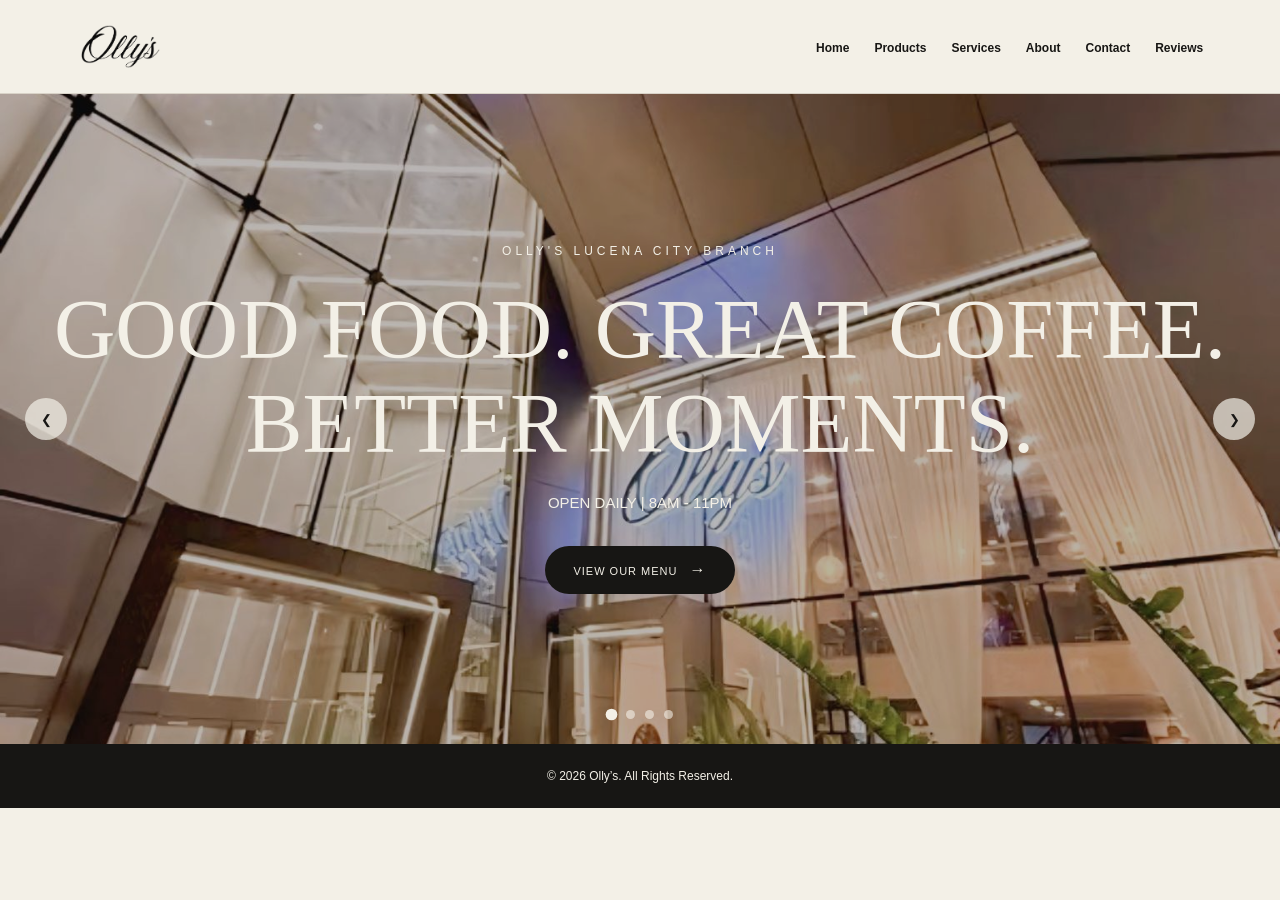
<file: index.html>
<!DOCTYPE html>
<html lang="en">
    <head>
        <meta charset="UTF-8">
        <meta name="viewport" content="width=device-width, initial-scale=1.0">
        <title>Olly's | Lucena City</title>
        <link rel="stylesheet" href="style.css">
    </head>
    <body>

        <!-- Navigation Bar -->
        <header>
            <nav>
                <a href="index.html">
                    <img src="Olly's logo.png" alt="Olly's Logo" class="logo">
                </a>

                <ul>
                    <li><a href="index.html">Home</a></li>
                    <li><a href="products.html">Products</a></li>
                    <li><a href="services.html">Services</a></li>
                    <li><a href="about.html">About</a></li>
                    <li><a href="contact.html">Contact</a></li>
                    <li><a href="reviews.html">Reviews</a></li>
                </ul>
            </nav>
        </header>

        <!-- Home Page Hero Slideshow -->
        <main>

            <section class="hero">

                <!-- Slideshow Images -->
                <div class="hero-slides">

                    <div class="hero-slide active">
                        <img src="home banner.jpg">
                    </div>

                    <div class="hero-slide">
                        <img src="home banner (2).jpg">
                    </div>

                    <div class="hero-slide">
                        <img src="home banner (3).jpg">
                    </div>

                    <div class="hero-slide">
                        <img src="home banner (4).jpg">
                    </div>

                </div>

                <!-- Dark Overlay -->
                <div class="hero-overlay"></div>

                <!-- Hero Text -->
                <div class="hero-content">

                    <p class="subtitle">OLLY'S LUCENA CITY BRANCH</p>

                    <h1>GOOD FOOD. GREAT COFFEE.<br>BETTER MOMENTS.</h1>

                    <p class="description">
                        OPEN DAILY | 8AM - 11PM
                    </p>

                    <a href="products.html" class="shop-button">
                        VIEW OUR MENU <span>→</span>
                    </a>

                </div>

                <!-- Previous and Next Buttons -->
                <button class="slide-arrow prev" aria-label="Previous image">
                    &#10094;
                </button>

                <button class="slide-arrow next" aria-label="Next image">
                    &#10095;
                </button>

                <!-- Slide Indicators -->
                <div class="slide-dots">
                    <button class="dot active" aria-label="Go to slide 1"></button>
                    <button class="dot" aria-label="Go to slide 2"></button>
                    <button class="dot" aria-label="Go to slide 3"></button>
                    <button class="dot" aria-label="Go to slide 4"></button>
                </div>

            </section>

        </main>

        <!-- Footer -->
        <footer>
            <p>&copy; 2026 Olly’s. All Rights Reserved.</p>
        </footer>

        <script src="script.js"></script>
    </body>
</html>
</file>
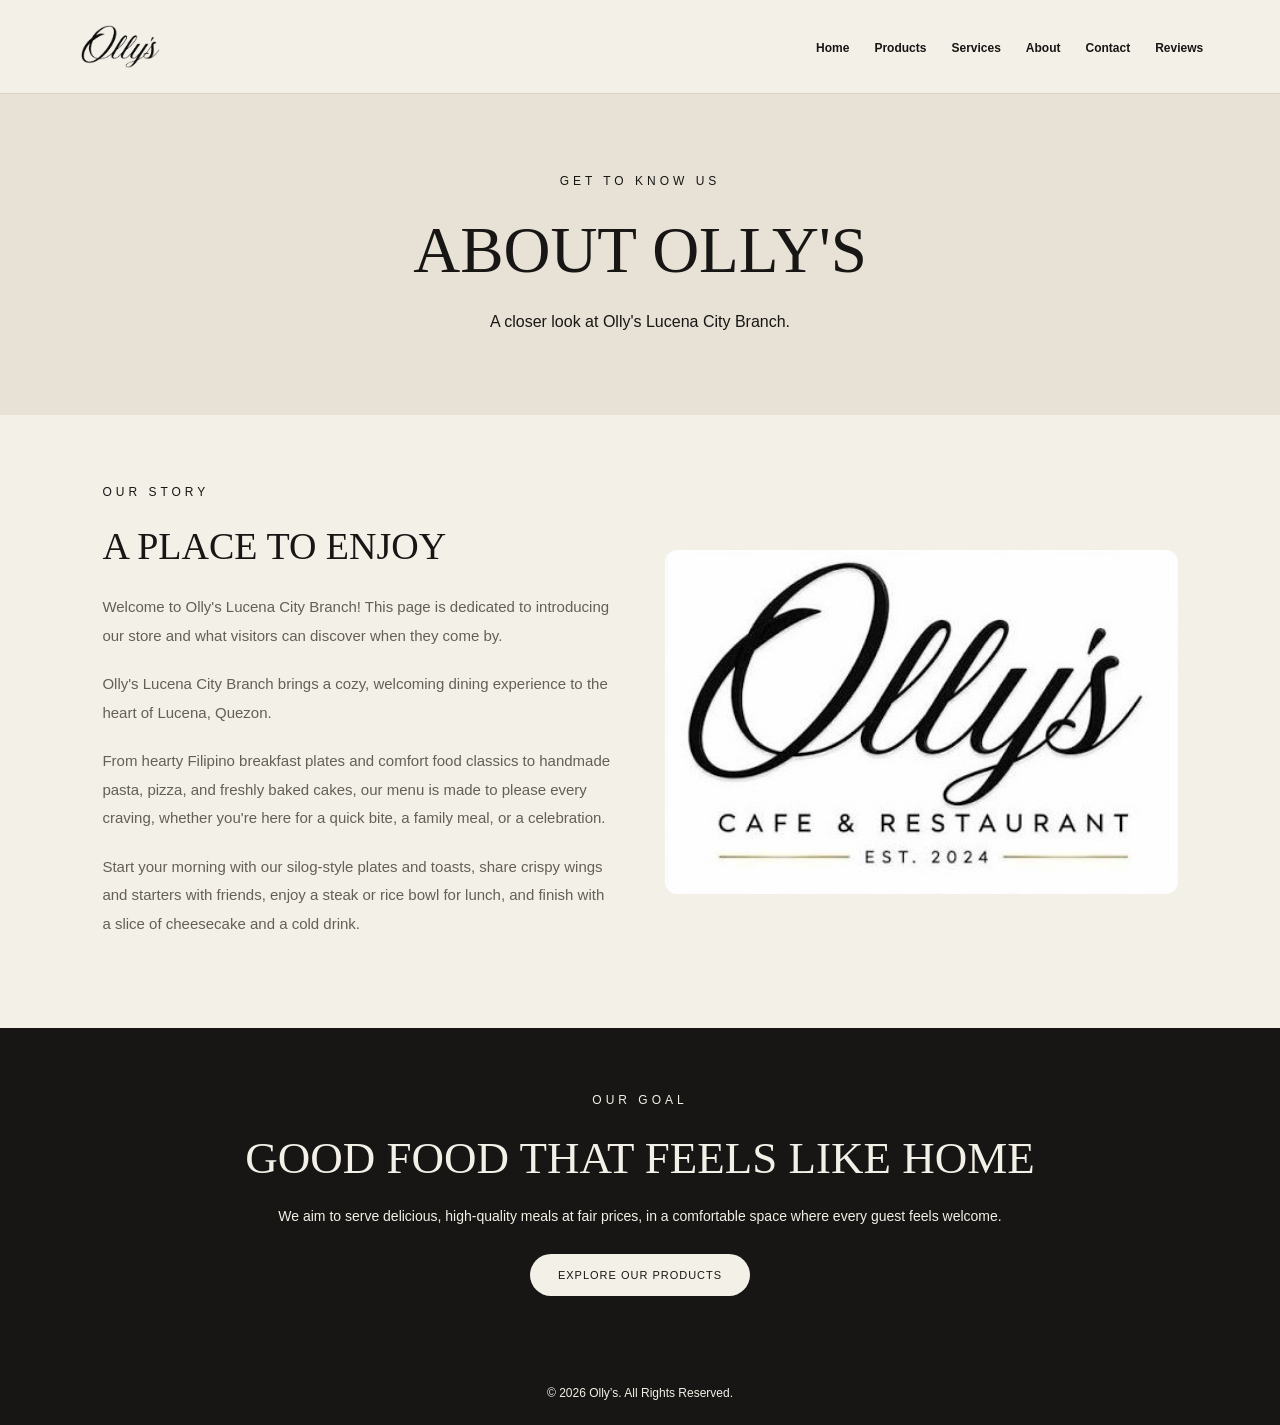
<file: about.html>
<!DOCTYPE html>
<html lang="en">
    <head>
        <meta charset="UTF-8">
        <meta name="viewport" content="width=device-width, initial-scale=1.0">

        <title>About Us | Olly's Lucena</title>

        <link rel="stylesheet" href="style.css">
    </head>
    <body>

        <!-- Navigation Bar -->
        <header>
            <nav>
                <a href="index.html">
                    <img src="Olly's logo.png" alt="Olly's Logo" class="logo">
                </a>

                <ul>
                    <li><a href="index.html">Home</a></li>
                    <li><a href="products.html">Products</a></li>
                    <li><a href="services.html">Services</a></li>
                    <li><a href="about.html">About</a></li>
                    <li><a href="contact.html">Contact</a></li>
                    <li><a href="reviews.html">Reviews</a></li>
                </ul>
            </nav>
        </header>

        <!-- About Page Introduction -->
        <main>
            <section class="about-intro">
                <p class="subtitle">GET TO KNOW US</p>

                <h2>ABOUT OLLY'S</h2>

                <p>
                    A closer look at Olly's Lucena City Branch.
                </p>
            </section>

            <!-- Our Story -->
            <section class="about-story">
                <div class="about-text">
                    <p class="subtitle">OUR STORY</p>

                    <h2>A PLACE TO ENJOY</h2>

                    <p>
                        Welcome to Olly's Lucena City Branch!
                        This page is dedicated to introducing
                        our store and what visitors can discover
                        when they come by.
                    </p>

                    <p>
                        Olly's Lucena City Branch brings a cozy, 
                        welcoming dining experience to the heart 
                        of Lucena, Quezon.
                    </p>

                    <p>
                        From hearty Filipino breakfast plates and 
                        comfort food classics to handmade pasta, pizza, 
                        and freshly baked cakes, our menu is made to 
                        please every craving, whether you're here for a 
                        quick bite, a family meal, or a celebration.
                    </p>

                    <p>
                        Start your morning with our silog-style plates 
                        and toasts, share crispy wings and starters with 
                        friends, enjoy a steak or rice bowl for lunch, and 
                        finish with a slice of cheesecake and a cold drink.
                    </p>
                </div>

                <div class="about-image">
                    <img src="Olly's about.jpeg">
                </div>
            </section>

            <!-- Our Goal -->
            <section class="about-goal">
                <p class="subtitle">OUR GOAL</p>

                <h2>GOOD FOOD THAT FEELS LIKE HOME</h2>

                <p>
                    We aim to serve delicious, high-quality meals 
                    at fair prices, in a comfortable space where every guest feels welcome.
                </p>

                <a href="products.html" class="shop-button">
                    EXPLORE OUR PRODUCTS
                </a>
            </section>
        </main>

        <!-- Footer -->
        <footer>
            <p>&copy; 2026 Olly’s. All Rights Reserved.</p>
        </footer>

    </body>
</html>
</file>
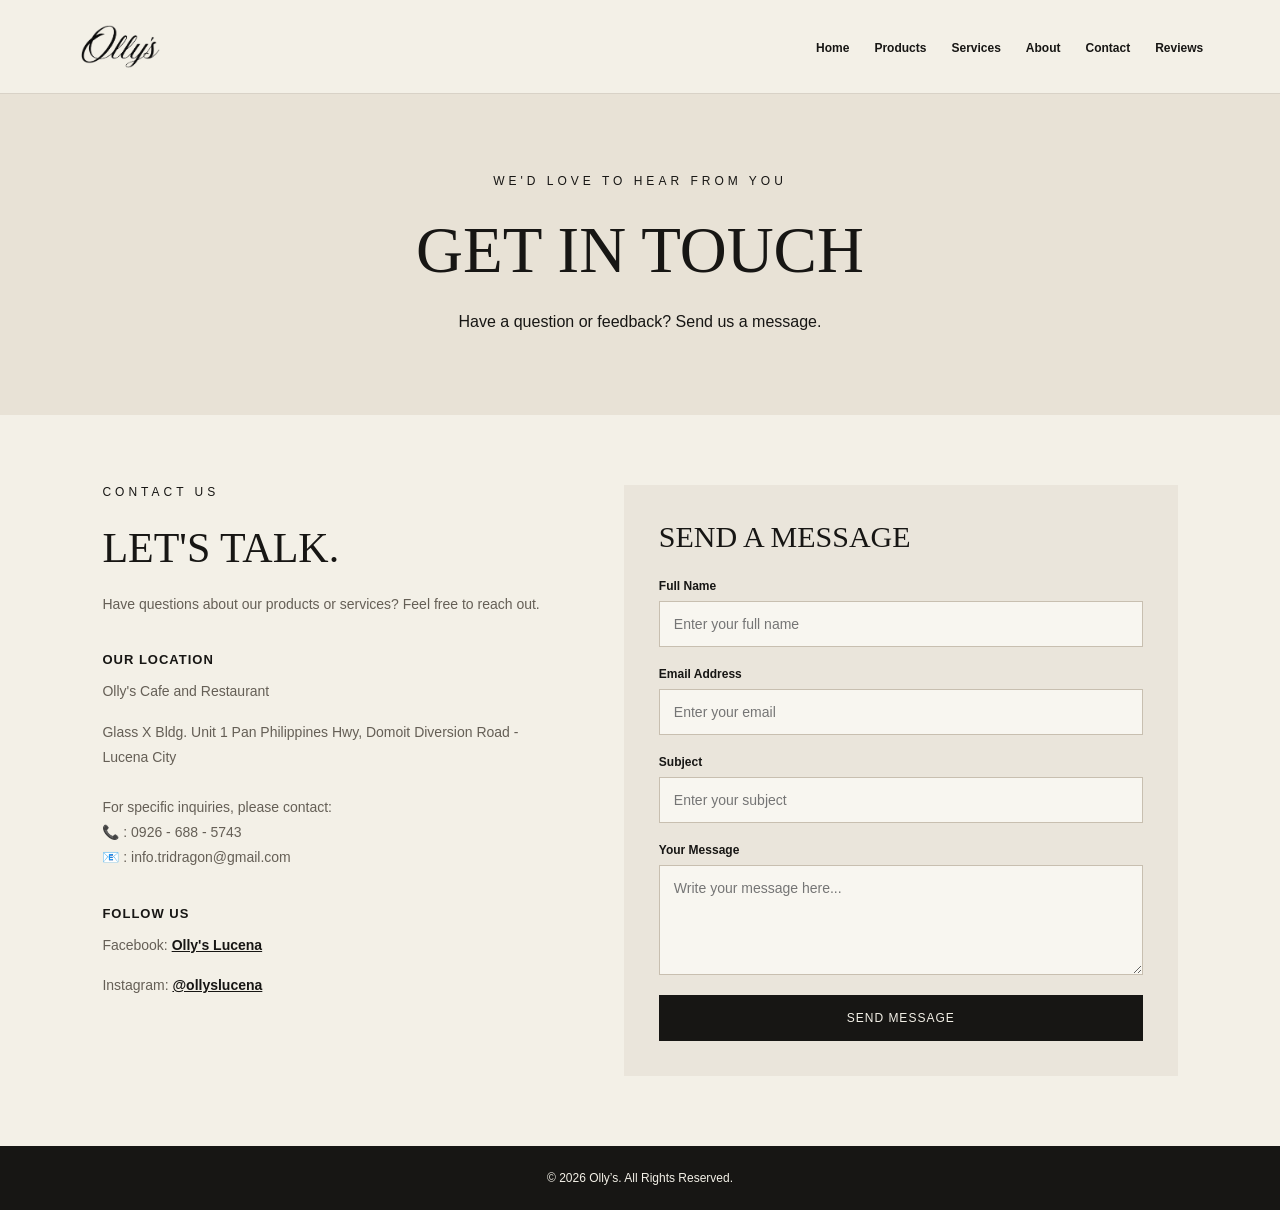
<file: contact.html>
<!DOCTYPE html>
<html lang="en">
    <head>
        <meta charset="UTF-8">
        <meta name="viewport" content="width=device-width, initial-scale=1.0">

        <title>Contact Us | Olly's Lucena</title>

        <link rel="stylesheet" href="style.css">
    </head>
    <body>

        <!-- Navigation Bar -->
        <header>
            <nav>
                <a href="index.html">
                    <img src="Olly's logo.png" alt="Olly's Logo" class="logo">
                </a>

                <ul>
                    <li><a href="index.html">Home</a></li>
                    <li><a href="products.html">Products</a></li>
                    <li><a href="services.html">Services</a></li>
                    <li><a href="about.html">About</a></li>
                    <li><a href="contact.html">Contact</a></li>
                    <li><a href="reviews.html">Reviews</a></li>
                </ul>
            </nav>
        </header>

        <main>

            <!-- Contact Introduction -->
            <section class="contact-intro">
                <p class="subtitle">WE'D LOVE TO HEAR FROM YOU</p>

                <h2>GET IN TOUCH</h2>

                <p>
                    Have a question or feedback?
                    Send us a message.
                </p>
            </section>

            <!-- Contact Form Section -->
            <section class="contact-section">

                <div class="contact-info">
                    <p class="subtitle">CONTACT US</p>

                    <h2>LET'S TALK.</h2>

                    <p>
                        Have questions about our products
                        or services? Feel free to reach out.
                    </p>

                    <h3>OUR LOCATION</h3>

                    <p>Olly's Cafe and Restaurant</p>
                    <p>Glass X Bldg. Unit 1 Pan Philippines Hwy, 
                        Domoit Diversion Road - Lucena City</p>

                    <p class="contact-note">
                        For specific inquiries, please
                        contact:<br> 
                        📞 : 0926 - 688 - 5743 <br>
                        📧 : info.tridragon@gmail.com
                    </p>

                    <h3>FOLLOW US</h3>

                    <p class="social-text">
                        Facebook:
                        <a href="https://www.facebook.com/share/1H1zwbQXpa/" target="_blank">Olly's Lucena</a>
                    </p>

                    <p class="social-text">
                        Instagram:
                        <a href="https://www.instagram.com/ollys.lucena?cplk=dnU5ODlmeHBIcDRk" target="_blank">@ollyslucena</a>
                    </p>
                </div>

                <div class="contact-form-container">

                    <h2>SEND A MESSAGE</h2>

                    <form action="#" method="post">

                        <label for="name">Full Name</label>
                        <input
                            type="text"
                            id="name"
                            name="name"
                            placeholder="Enter your full name"
                            required
                        >

                        <label for="email">Email Address</label>
                        <input
                            type="email"
                            id="email"
                            name="email"
                            placeholder="Enter your email"
                            required
                        >

                        <label for="subject">Subject</label>
                        <input
                            type="text"
                            id="subject"
                            name="subject"
                            placeholder="Enter your subject"
                            required
                        >

                        <label for="message">Your Message</label>
                        <textarea
                            id="message"
                            name="message"
                            rows="5"
                            placeholder="Write your message here..."
                            required
                        ></textarea>

                        <button type="submit">
                            SEND MESSAGE
                        </button>

                    </form>
                </div>

            </section>

        </main>

        <!-- Footer -->
        <footer>
            <p>&copy; 2026 Olly’s. All Rights Reserved.</p>
        </footer>

    </body>
</html>
</file>
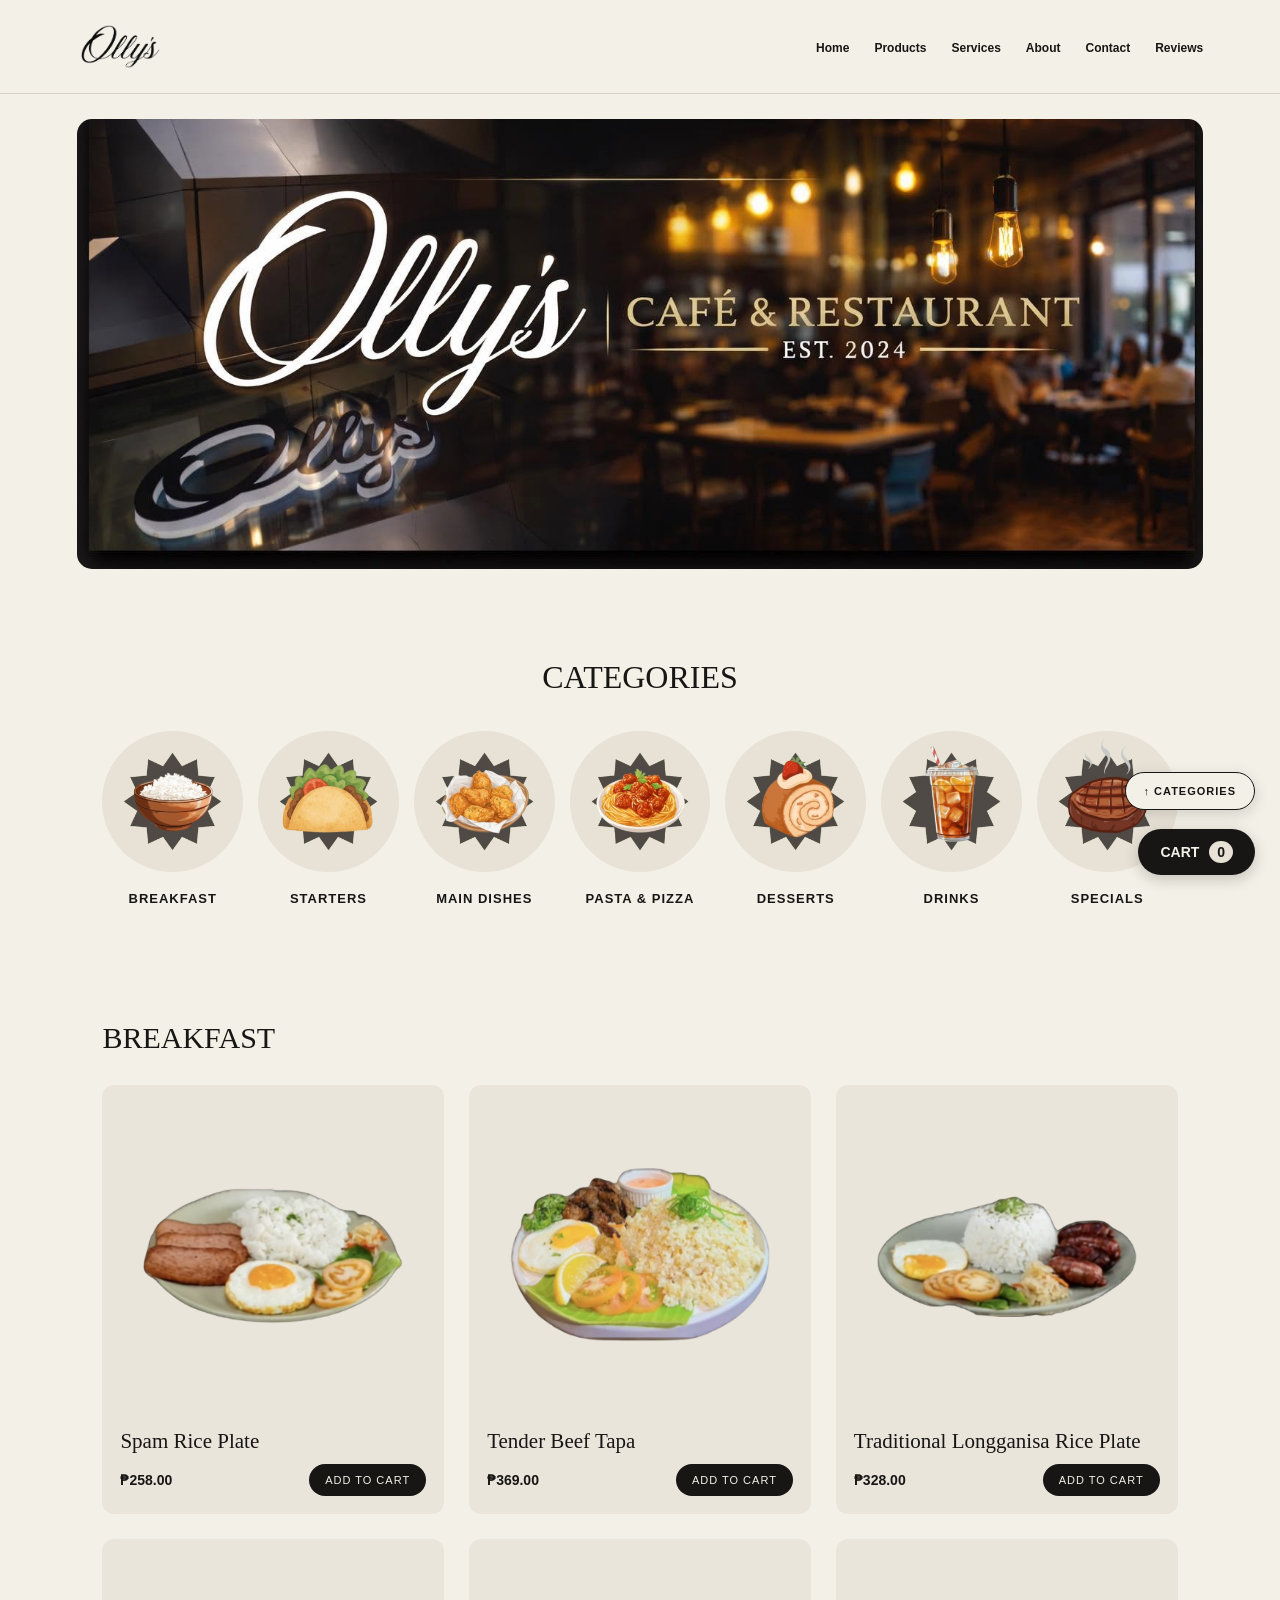
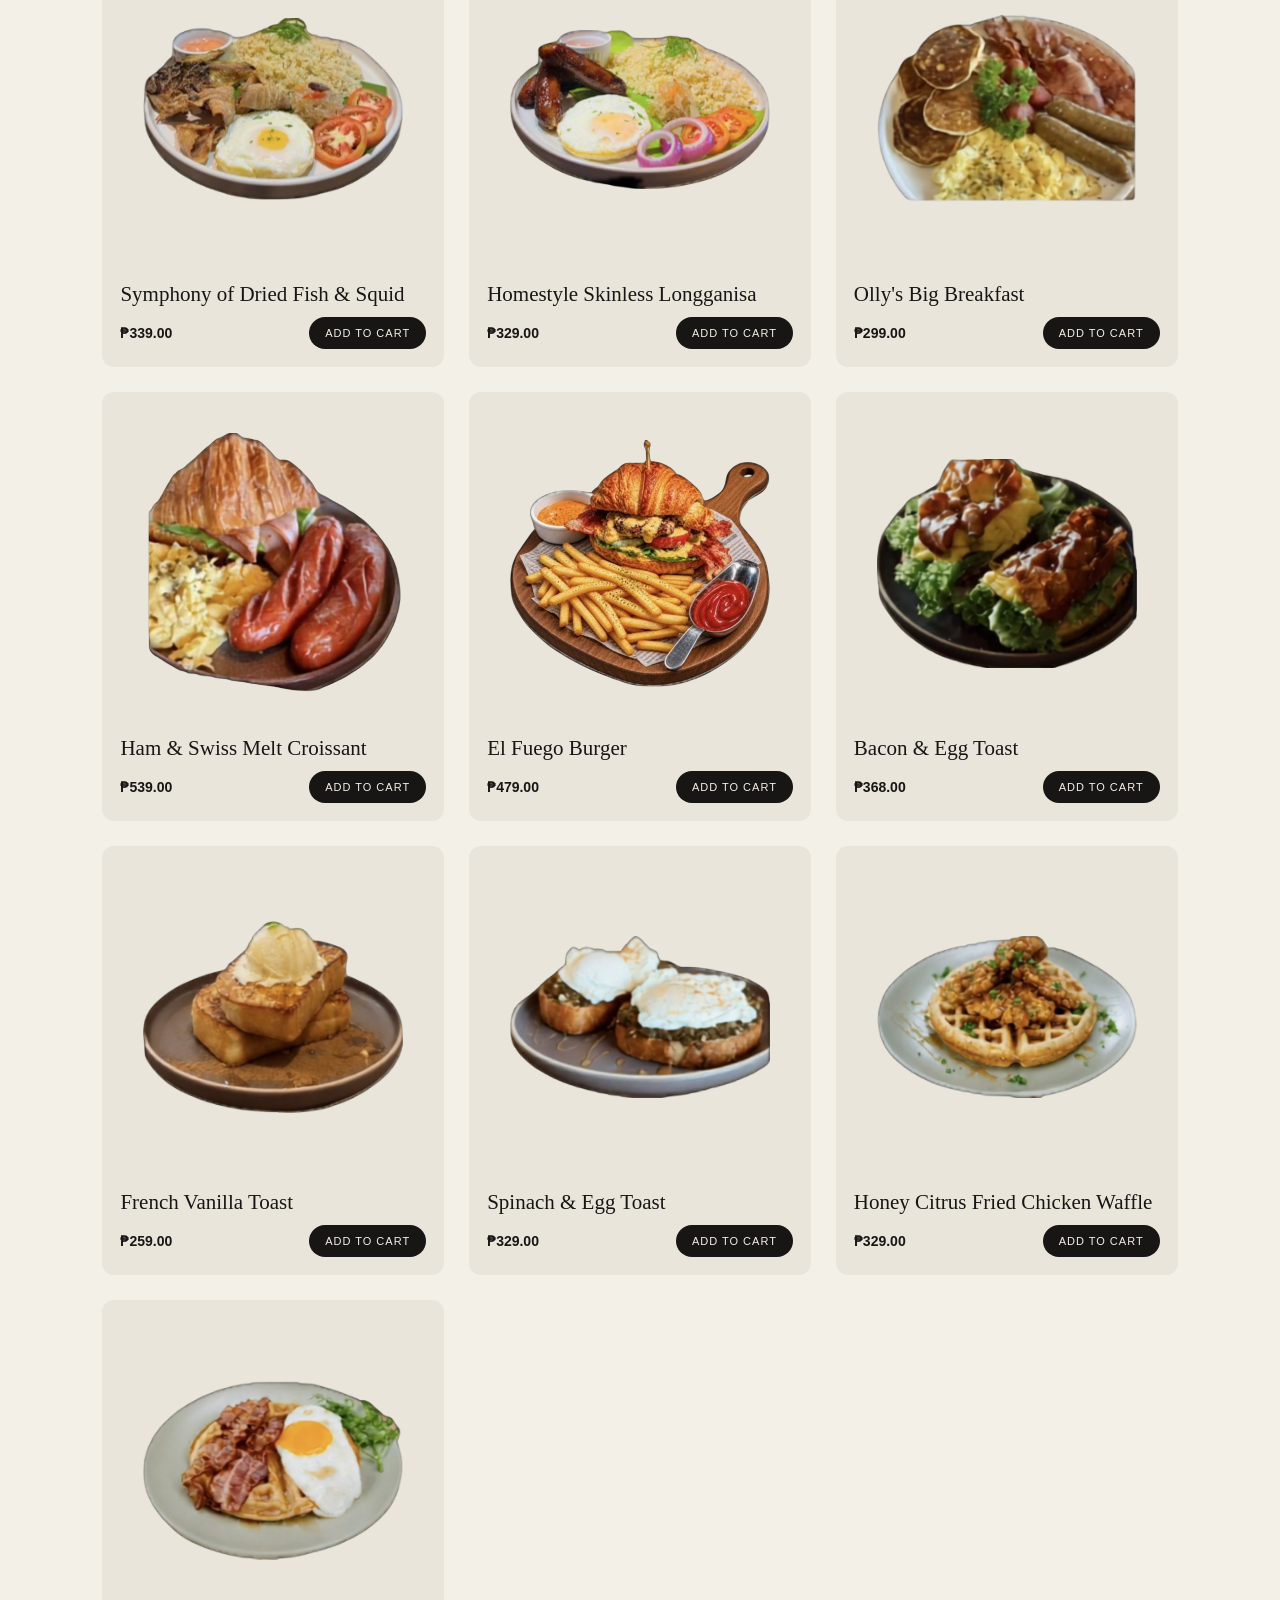
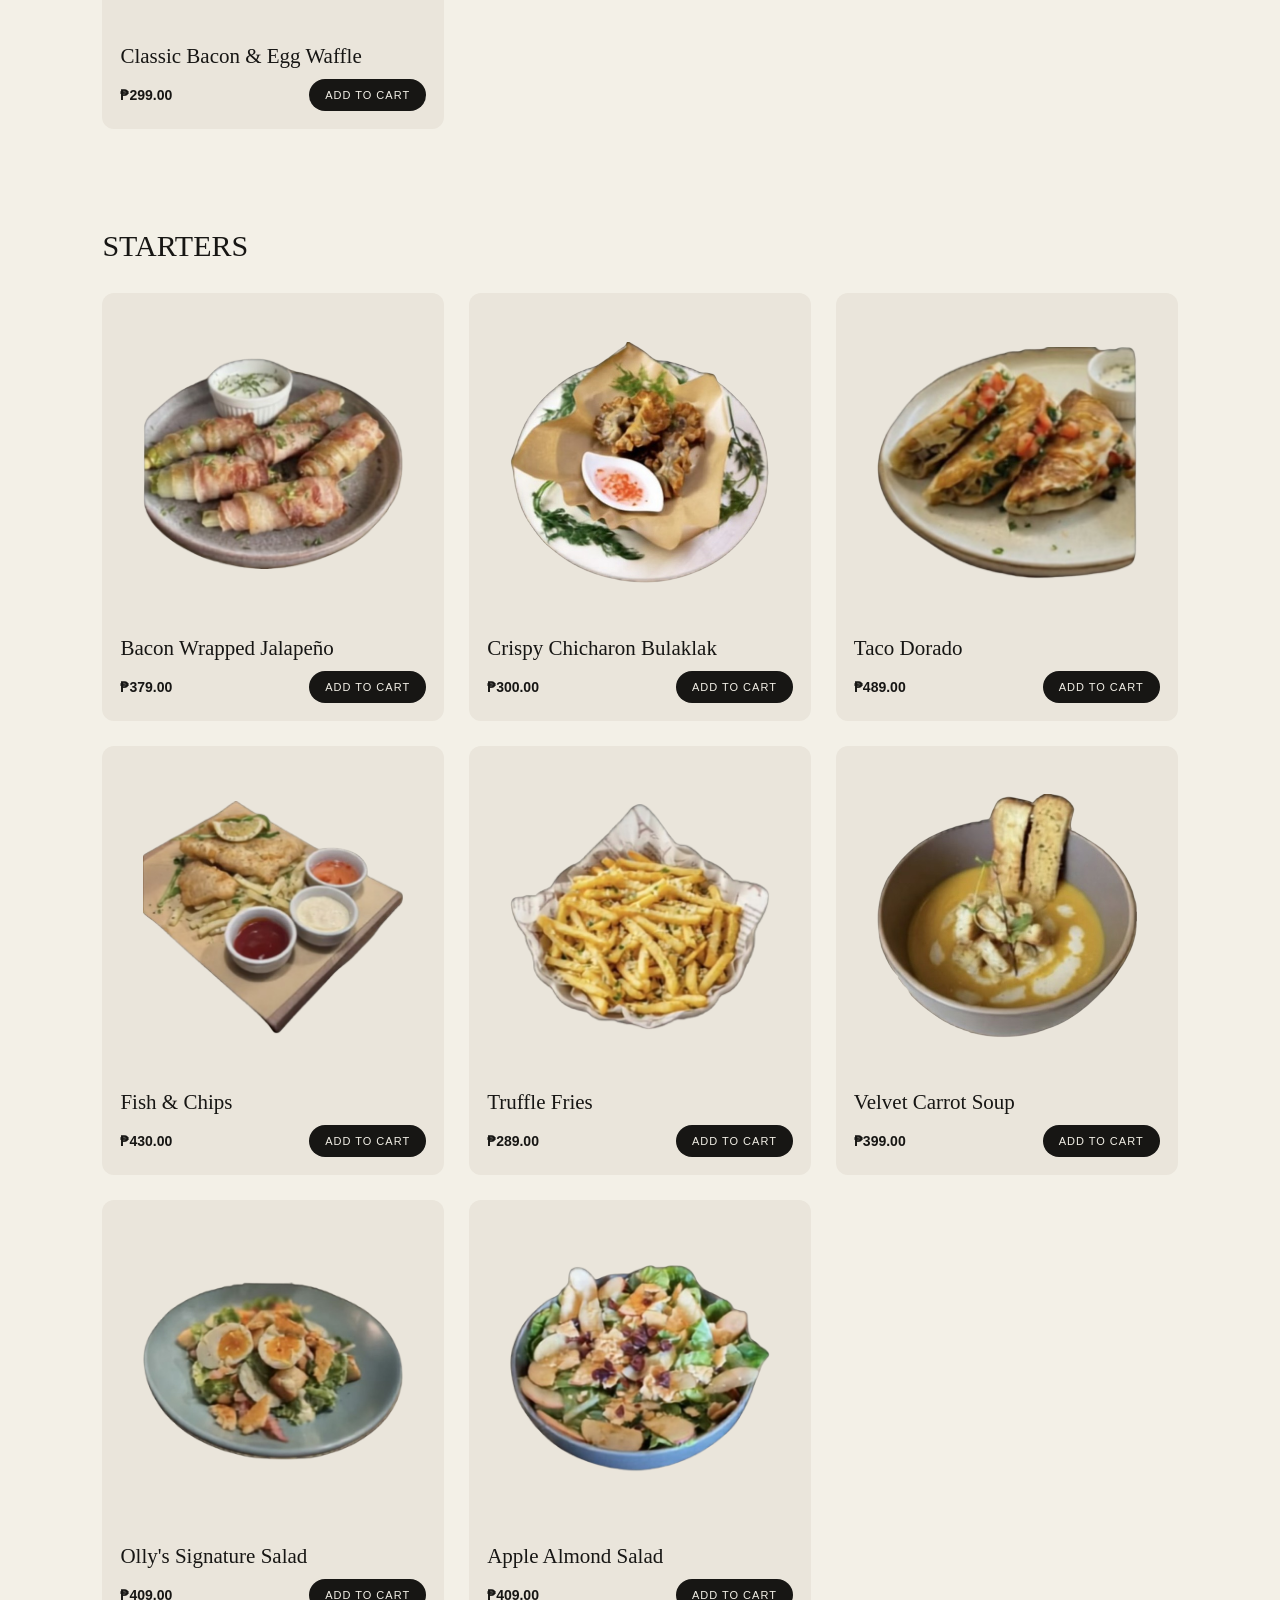
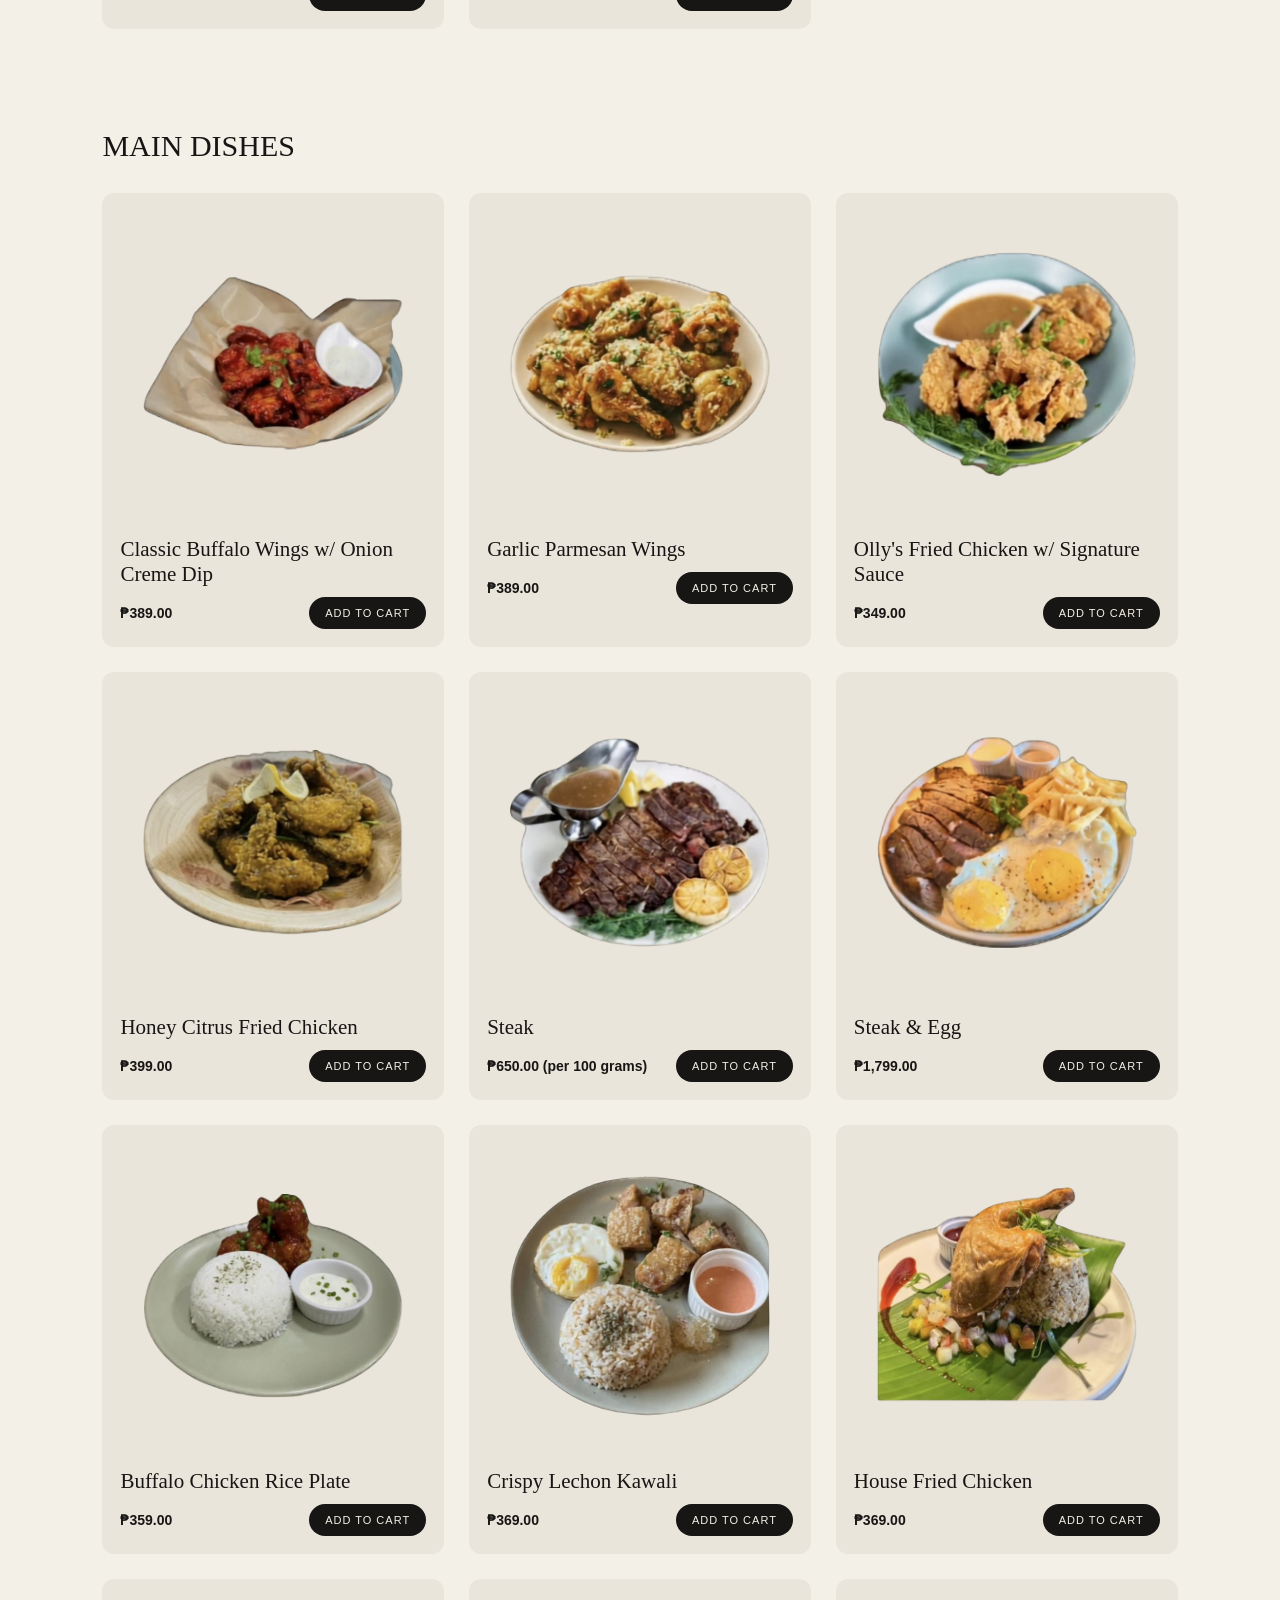
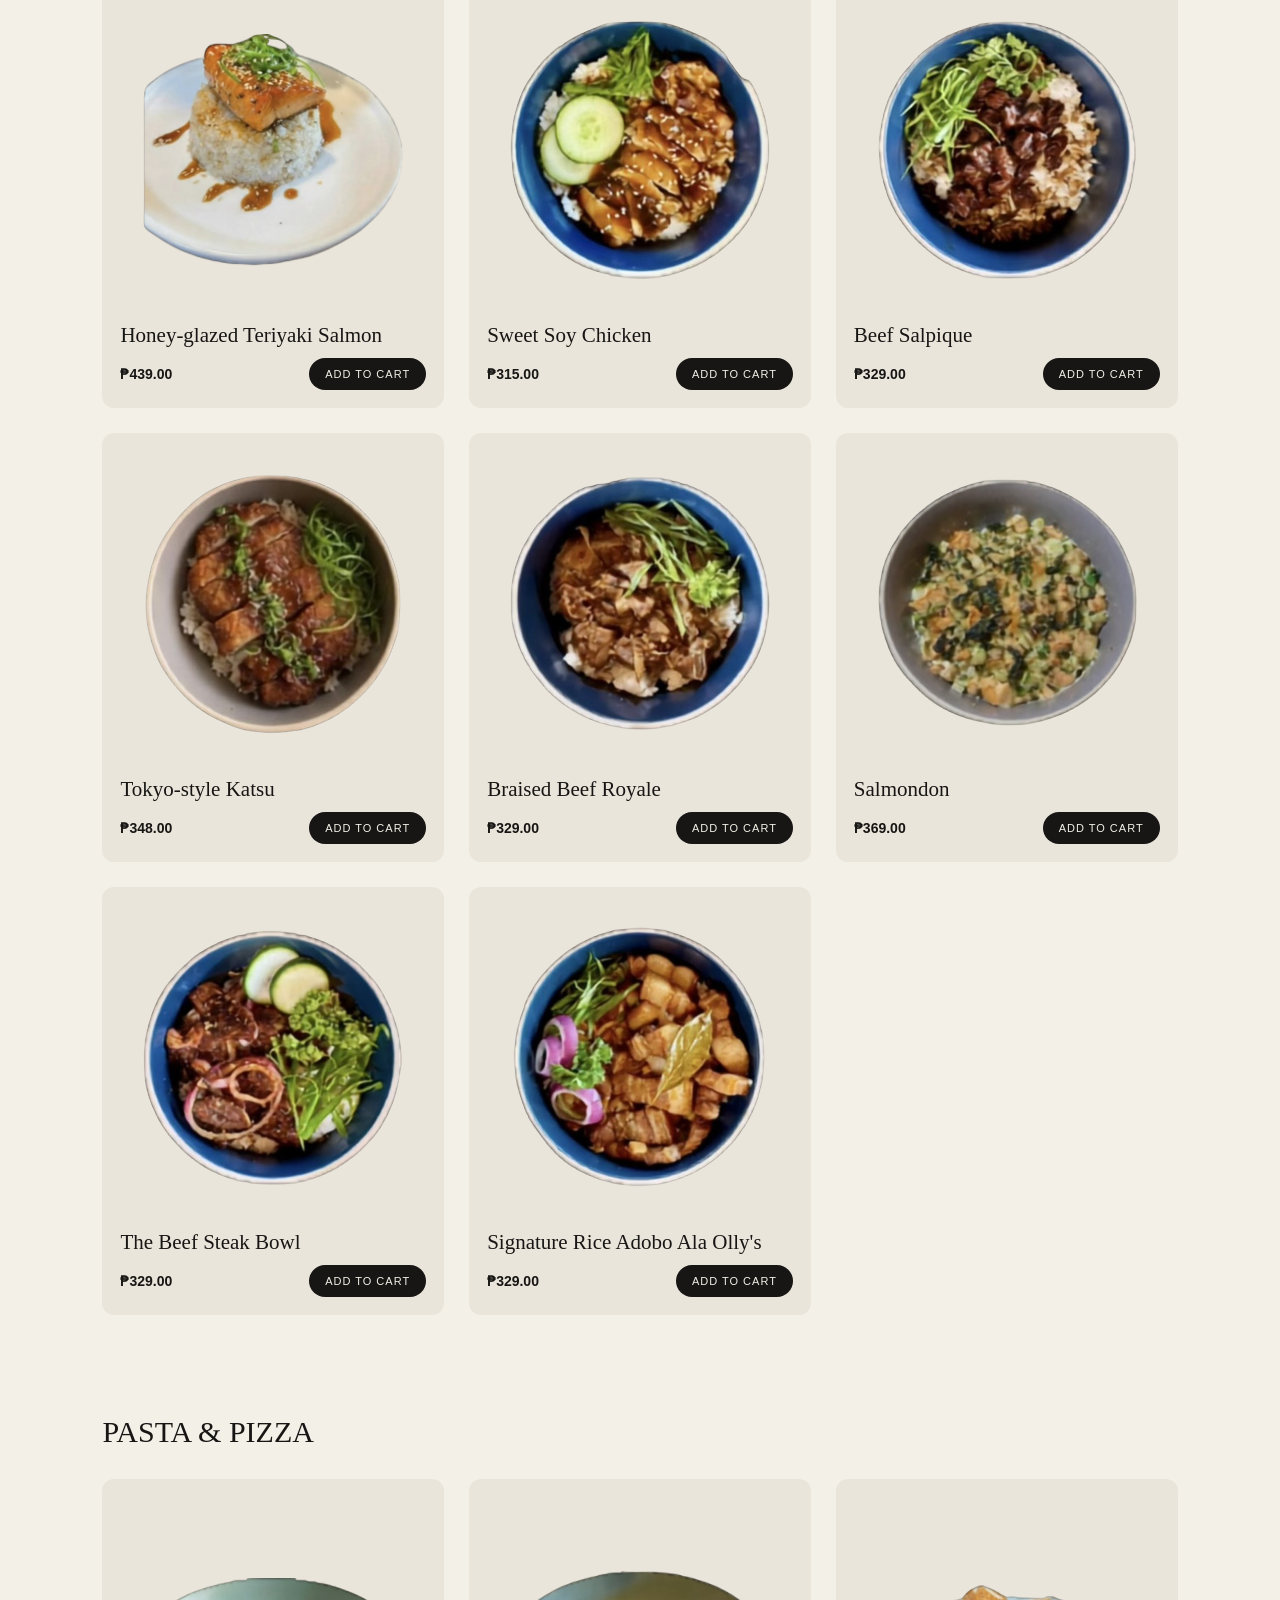
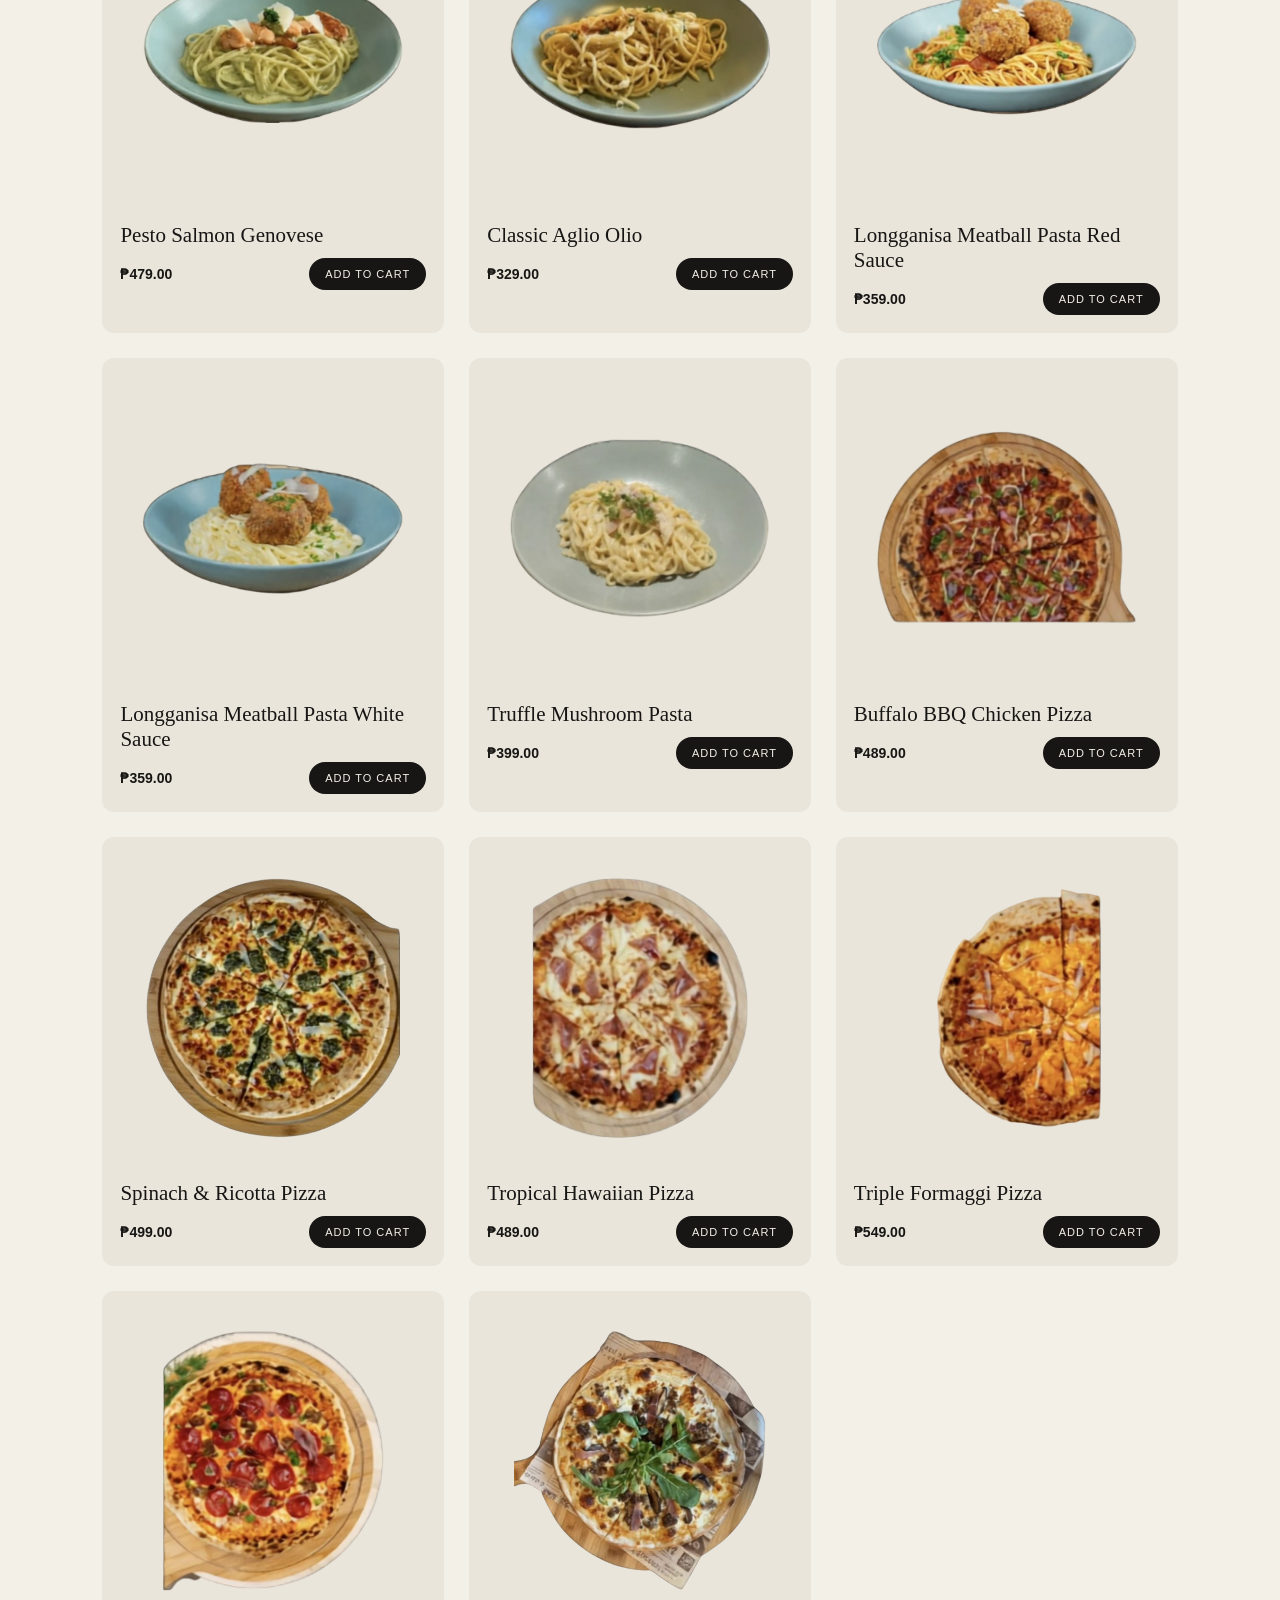
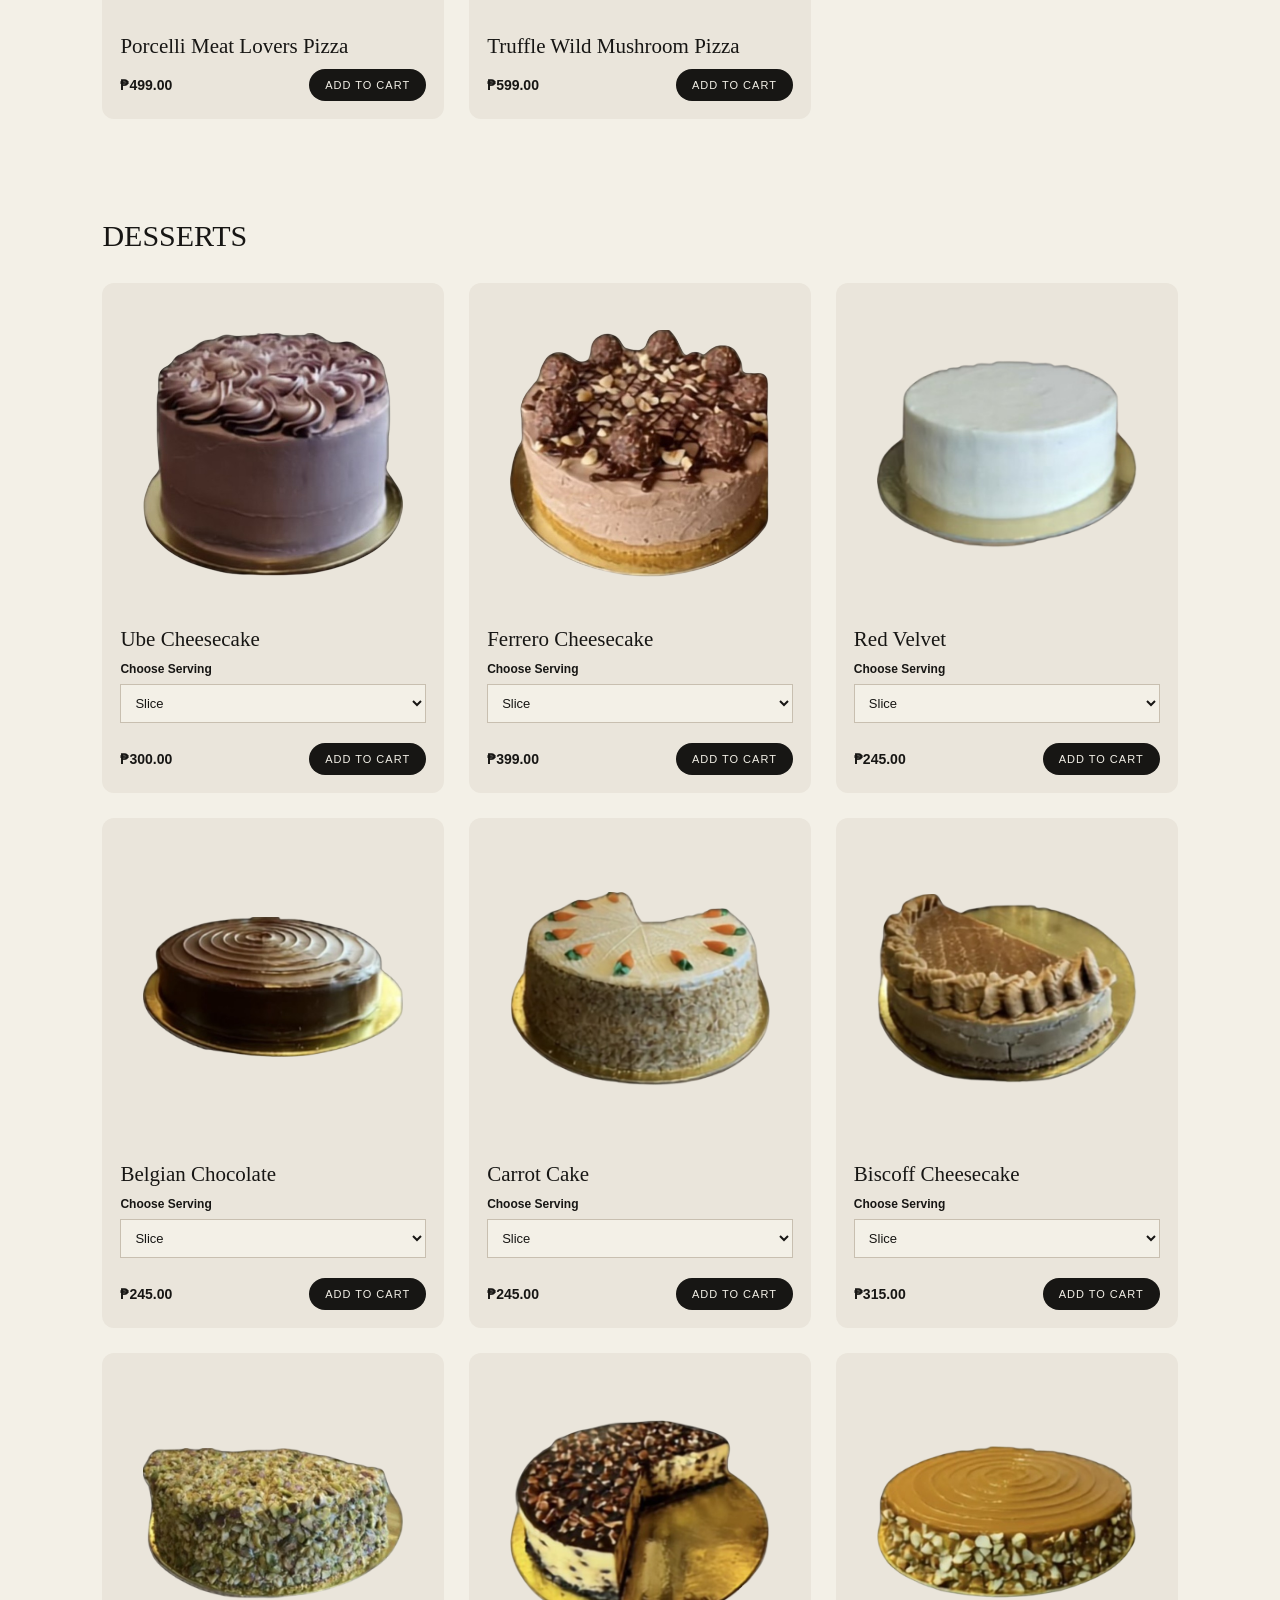
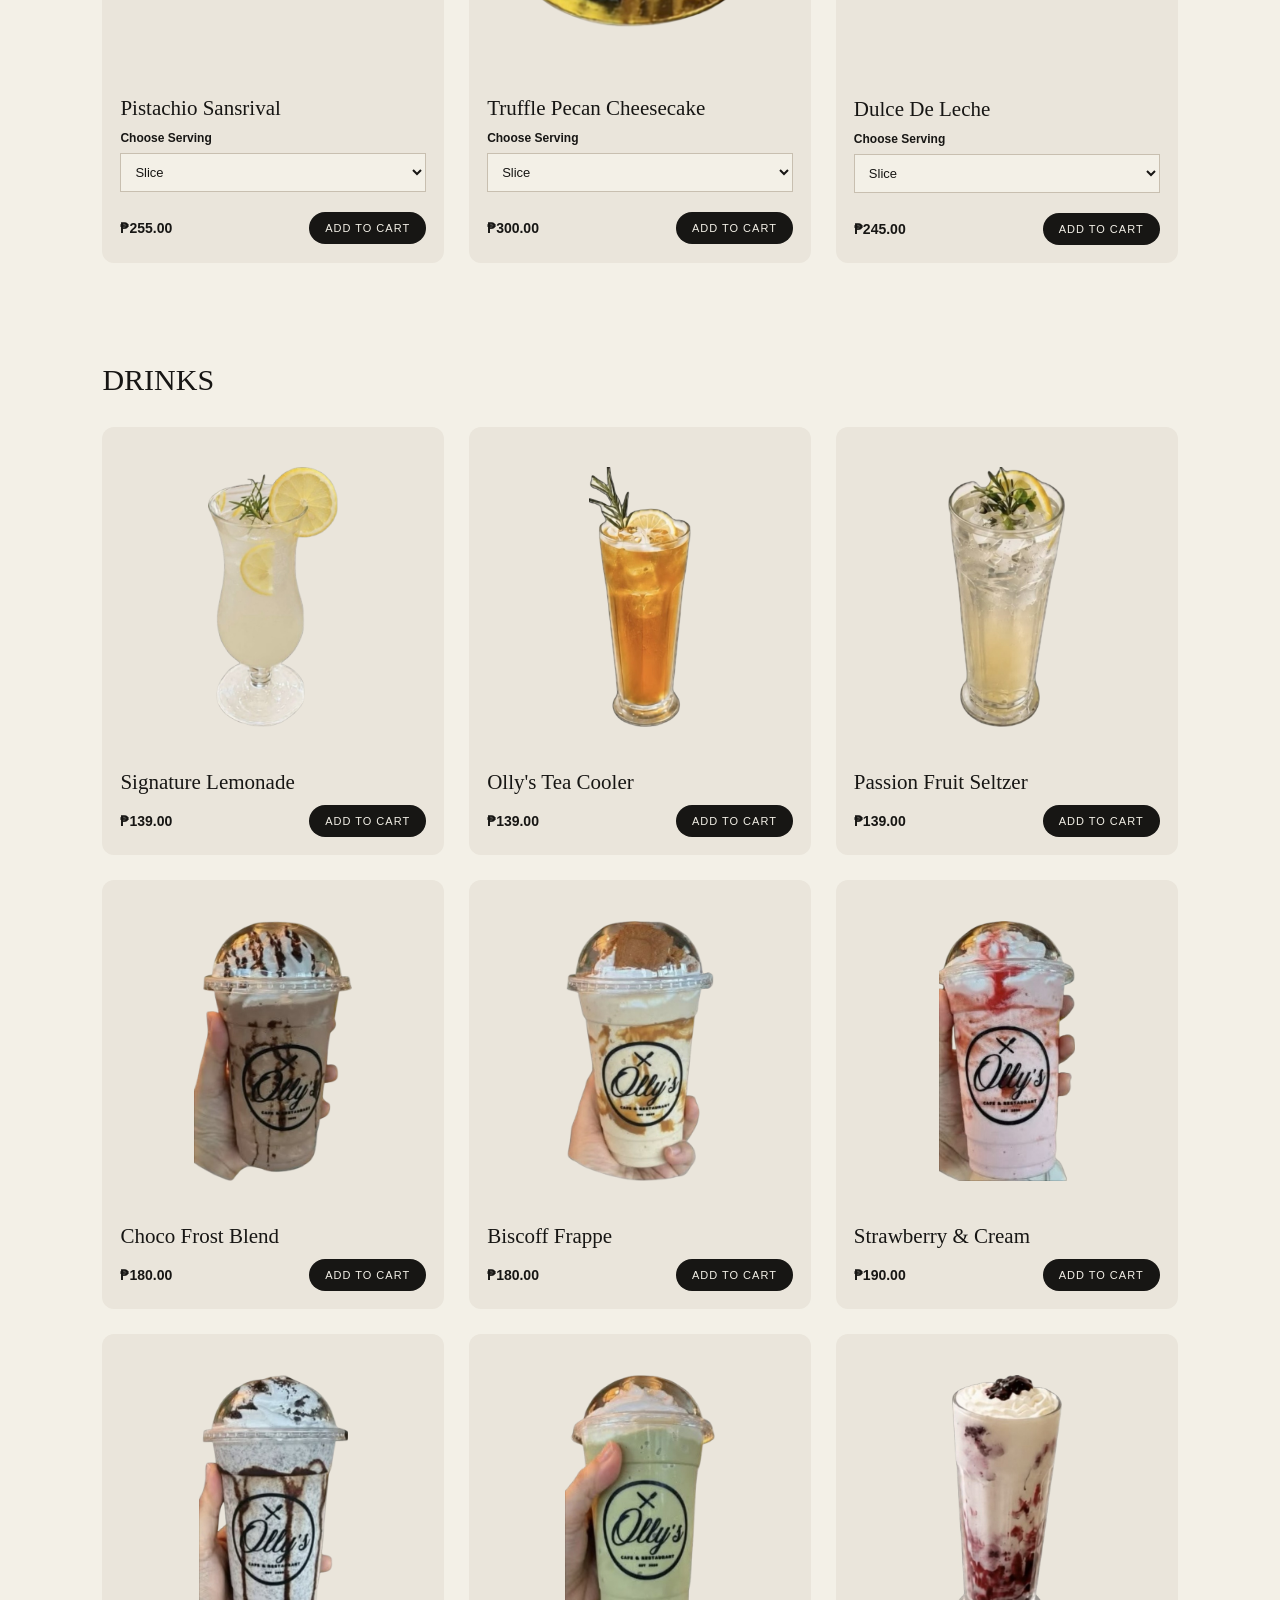
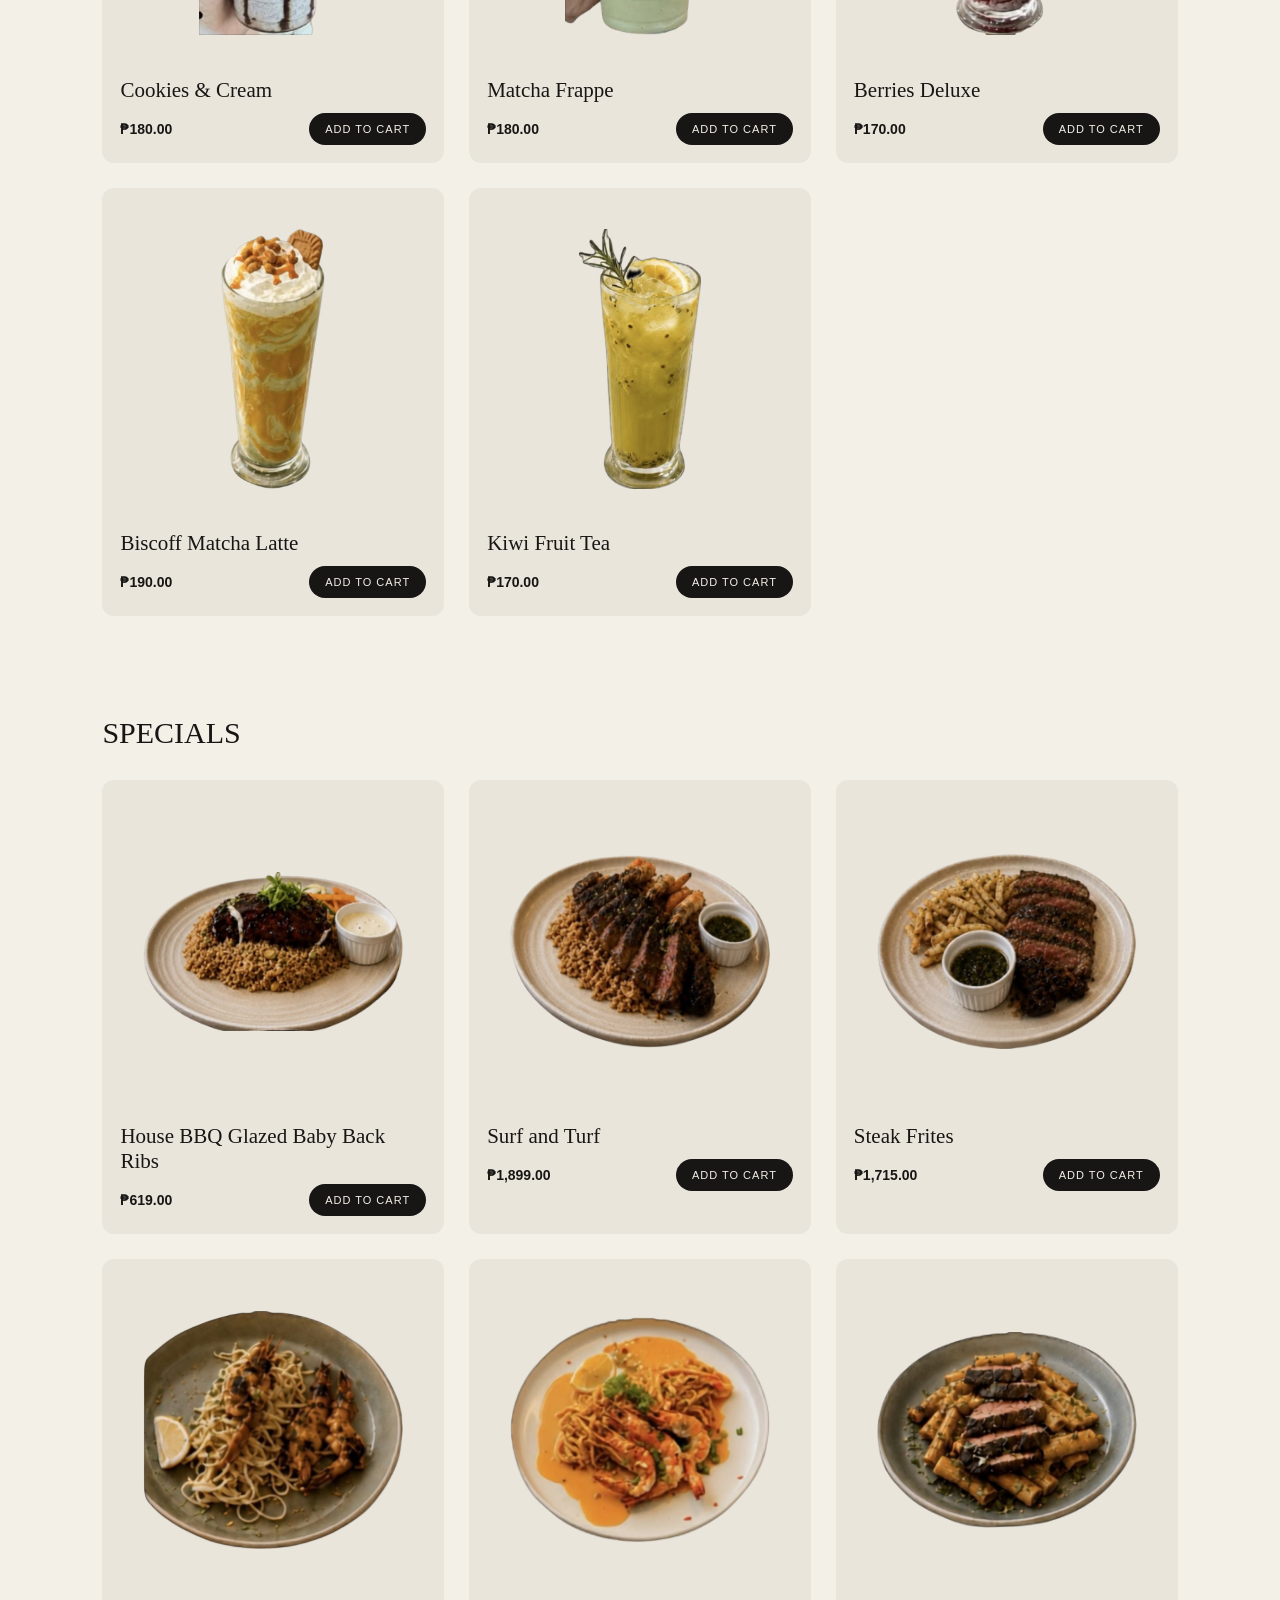
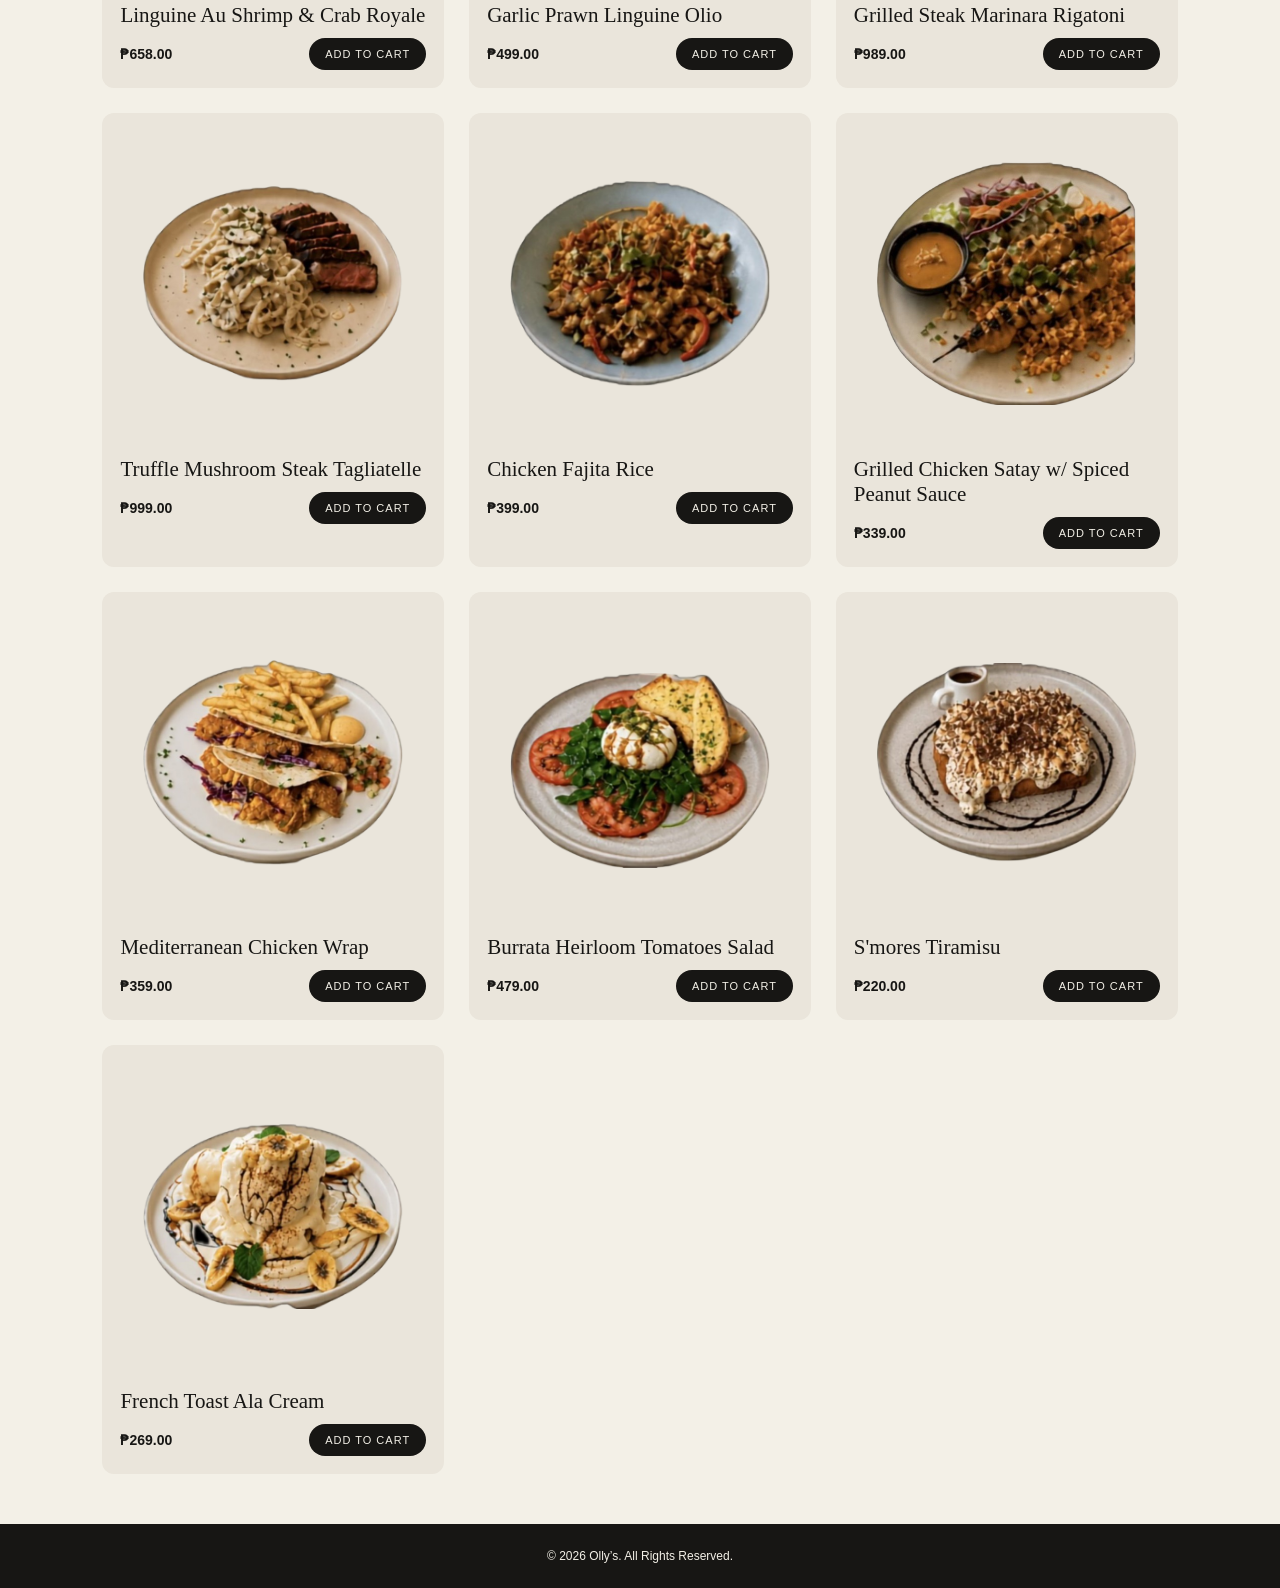
<file: products.html>
<!DOCTYPE html>
<html lang="en">
    <head>
        <meta charset="UTF-8">
        <meta name="viewport" content="width=device-width, initial-scale=1.0">

        <title>Products | Olly's Lucena</title>

        <link rel="stylesheet" href="style.css">
    </head>
    <body>

        <!-- Navigation Bar -->
        <header>
            <nav>
                <a href="index.html">
                    <img src="Olly's logo.png" alt="Olly's Logo" class="logo">
                </a>

                <ul>
                    <li><a href="index.html">Home</a></li>
                    <li><a href="products.html">Products</a></li>
                    <li><a href="services.html">Services</a></li>
                    <li><a href="about.html">About</a></li>
                    <li><a href="contact.html">Contact</a></li>
                    <li><a href="reviews.html">Reviews</a></li>
                </ul>
            </nav>
        </header>

        <!-- RESTAURANT BANNER -->
         <main>
            <section class="product-banner">
                <img src="Olly's banner.jpg" alt="Olly's Restaurant">
            </section>

            <!-- FOOD CATEGORIES -->
            <section class="category-section" id="categories">

                <h2>CATEGORIES</h2>

                <div class="category-grid">

                    <a href="#breakfast" class="category-card">
                        <img src="breakfast logo.png">
                        <h3>BREAKFAST</h3>
                    </a>

                    <a href="#starters" class="category-card">
                        <img src="starters logo.png">
                        <h3>STARTERS</h3>
                    </a>

                    <a href="#maindishes" class="category-card">
                        <img src="main dishes logo.png">
                        <h3>MAIN DISHES</h3>
                    </a>

                    <a href="#pasta&pizza" class="category-card">
                        <img src="pasta pizza logo.png">
                        <h3>PASTA & PIZZA</h3>
                    </a>

                    <a href="#desserts" class="category-card">
                        <img src="desserts logo.png">
                        <h3>DESSERTS</h3>
                    </a>

                    <a href="#drinks" class="category-card">
                        <img src="drinks logo.png">
                        <h3>DRINKS</h3>
                    </a>

                    <a href="#specials" class="category-card">
                        <img src="specials logo.png">
                        <h3>SPECIALS</h3>
                    </a>

                </div>
            </section>
            
            <!-- BREAKFAST PRODUCTS -->
            <section class="menu-section" id="breakfast">
                <h2>BREAKFAST</h2>

                <!-- BREAKFAST -->
                <div class="menu-grid">

                    <div class="menu-card">

                        <div class="menu-image">
                            <img src="spam rice plate.png">

                            <div class="product-description">
                                <p>
                                    Savory spam slices served with plain rice and 
                                    perfectly fried egg.
                                </p>
                            </div>
                        </div>

                        <h3>Spam Rice Plate</h3>

                        <div class="menu-bottom">
                            <span>₱258.00</span>
                            <button class="add-cart-btn">ADD TO CART</button>
                        </div>

                    </div>

                    <div class="menu-card">

                        <div class="menu-image">
                            <img src="tender beef tapa.png">

                            <div class="product-description">
                                <p>
                                    Savory, garlic-marinated tender beef tapa served with 
                                    fragrant garlic fried rice, a sunny-side-up egg, fresh 
                                    sliced tomatoes, atchara, and spiced vinegar dipping sauce.
                                </p>
                            </div>
                        </div>

                        <h3>Tender Beef Tapa</h3>

                        <div class="menu-bottom">
                            <span>₱369.00</span>
                            <button class="add-cart-btn">ADD TO CART</button>
                        </div>

                    </div>

                    <div class="menu-card">

                        <div class="menu-image">
                            <img src="traditional longganisa rice plate.png">

                            <div class="product-description">
                                <p>
                                    Garlicky longganisa sausages served with 
                                    fragrant rice and sunny-side-up egg with 
                                    vinegar dip.
                                </p>
                            </div>
                        </div>

                        <h3>Traditional Longganisa Rice Plate</h3>

                        <div class="menu-bottom">
                            <span>₱328.00</span>
                            <button class="add-cart-btn">ADD TO CART</button>
                        </div>

                    </div>

                    <div class="menu-card">

                        <div class="menu-image">
                            <img src="symphony of dried fish and squid.png">

                            <div class="product-description">
                                <p>
                                    Crispy dried fish and squid paired with 
                                    garlic rice, a sunny-side-up egg, fresh tomatoes, 
                                    and spiced vinegar.
                                </p>
                            </div>
                        </div>

                        <h3>Symphony of Dried Fish & Squid</h3>

                        <div class="menu-bottom">
                            <span>₱339.00</span>
                            <button class="add-cart-btn">ADD TO CART</button>
                        </div>

                    </div>

                    <div class="menu-card">

                        <div class="menu-image">
                            <img src="homestyle skinless longganisa.png">

                            <div class="product-description">
                                <p>
                                    Sweet and savory skinless longganisa served with garlic 
                                    fried rice, a sunny-side-up egg, sliced tomatoes, onions, 
                                    atchara, and spiced vinegar.
                                </p>
                            </div>
                        </div>

                        <h3>Homestyle Skinless Longganisa</h3>

                        <div class="menu-bottom">
                            <span>₱329.00</span>
                            <button class="add-cart-btn">ADD TO CART</button>
                        </div>

                    </div>

                    <div class="menu-card">

                        <div class="menu-image">
                            <img src="olly's big breakfast.png">

                            <div class="product-description">
                                <p>
                                    A hearty platter featuring fluffy pancakes, 
                                    crisp bacon strips, seasoned scrambled eggs, 
                                    savory longganisa, and a garnish of strawberries 
                                    and parsley.
                                </p>
                            </div>
                        </div>

                        <h3>Olly's Big Breakfast</h3>

                        <div class="menu-bottom">
                            <span>₱299.00</span>
                            <button class="add-cart-btn">ADD TO CART</button>
                        </div>

                    </div>

                    <div class="menu-card">

                        <div class="menu-image">
                            <img src="ham & swiss.png">

                            <div class="product-description">
                                <p>
                                    A warm, flaky croissant sandwich filled with 
                                    ham and greens, served alongside a generous portion 
                                    of seasoned scrambled eggs and two juicy, pan-fried 
                                    sausages.
                                </p>
                            </div>
                        </div>

                        <h3>Ham & Swiss Melt Croissant</h3>

                        <div class="menu-bottom">
                            <span>₱539.00</span>
                            <button class="add-cart-btn">ADD TO CART</button>
                        </div>

                    </div>

                    <!-- TOAST -->
                    <div class="menu-card">

                        <div class="menu-image">
                            <img src="el fuego burger.png">

                            <div class="product-description">
                                <p>
                                    Juicy beef patty, crispy bacon, fresh greens, ripe 
                                    tomatoes and melted cheese on a buttery croissant bun. 
                                    Served with golden fries.
                                </p>
                            </div>
                        </div>

                        <h3>El Fuego Burger</h3>

                        <div class="menu-bottom">
                            <span>₱479.00</span>
                            <button class="add-cart-btn">ADD TO CART</button>
                        </div>

                    </div>

                    <div class="menu-card">

                        <div class="menu-image">
                            <img src="bacon & egg toast.png">

                            <div class="product-description">
                                <p>
                                    Open faced sourdough toast topped with crispy bacon, 
                                    a perfect egg, fresh herbs, and house-made hollandaise.
                                </p>
                            </div>
                        </div>

                        <h3>Bacon & Egg Toast</h3>

                        <div class="menu-bottom">
                            <span>₱368.00</span>
                            <button class="add-cart-btn">ADD TO CART</button>
                        </div>

                    </div>

                    <div class="menu-card">

                        <div class="menu-image">
                            <img src="french vanilla toast.png">

                            <div class="product-description">
                                <p>
                                    Golden brioche French toast, dusted with powdered sugar, 
                                    drizzled with maple syrup, and served with whipped butter.
                                </p>
                            </div>
                        </div>

                        <h3>French Vanilla Toast</h3>

                        <div class="menu-bottom">
                            <span>₱259.00</span>
                            <button class="add-cart-btn">ADD TO CART</button>
                        </div>

                    </div>

                    <div class="menu-card">

                        <div class="menu-image">
                            <img src="spinach & egg toast.png">

                            <div class="product-description">
                                <p>
                                    Artisan bread topped with sauteed spinach, creamy cheese spread, 
                                    a soft-cooked egg, garlic, and black pepper.
                                </p>
                            </div>
                        </div>

                        <h3>Spinach & Egg Toast</h3>

                        <div class="menu-bottom">
                            <span>₱329.00</span>
                            <button class="add-cart-btn">ADD TO CART</button>
                        </div>

                    </div>

                    <!-- WAFFLES -->
                     <div class="menu-card">

                        <div class="menu-image">
                            <img src="honey citrus waffle.png">

                            <div class="product-description">
                                <p>
                                    Crispy chicken glazed with honey citrus sauce, 
                                    served on a light, airy waffle. A delightful 
                                    sweet and savory treat.
                                </p>
                            </div>
                        </div>

                        <h3>Honey Citrus Fried Chicken Waffle</h3>

                        <div class="menu-bottom">
                            <span>₱329.00</span>
                            <button class="add-cart-btn">ADD TO CART</button>
                        </div>

                    </div>

                    <div class="menu-card">

                        <div class="menu-image">
                            <img src="classic bacon & egg waffle.png">

                            <div class="product-description">
                                <p>
                                    Fluffy golden waffle topped with crispy bacon 
                                    and sunny-side-up egg. Served with warm maple syrup.
                                </p>
                            </div>
                        </div>

                        <h3>Classic Bacon & Egg Waffle</h3>

                        <div class="menu-bottom">
                            <span>₱299.00</span>
                            <button class="add-cart-btn">ADD TO CART</button>
                        </div>

                    </div>

                </div>
            </section>

            <!-- STARTERS PRODUCTS -->
            <section class="menu-section" id="starters">
                <h2>STARTERS</h2>

                <!-- APPETIZERS -->
                <div class="menu-grid">

                    <div class="menu-card">

                        <div class="menu-image">
                            <img src="bacon wrapped.png">

                            <div class="product-description">
                                <p>
                                    Spicy jalapeños stuffed with cream cheese, 
                                    wrapped in crispy bacon, and baked to perfection.
                                </p>
                            </div>
                        </div>

                        <h3>Bacon Wrapped Jalapeño</h3>

                        <div class="menu-bottom">
                            <span>₱379.00</span>
                            <button class="add-cart-btn">ADD TO CART</button>
                        </div>

                    </div>

                    <div class="menu-card">

                        <div class="menu-image">
                            <img src="crispy chicharon bulaklak.png">

                            <div class="product-description">
                                <p>
                                    Deep fried pork mesentery served with spiced vinegar dip.
                                </p>
                            </div>
                        </div>

                        <h3>Crispy Chicharon Bulaklak</h3>

                        <div class="menu-bottom">
                            <span>₱300.00</span>
                            <button class="add-cart-btn">ADD TO CART</button>
                        </div>

                    </div>

                    <div class="menu-card">

                        <div class="menu-image">
                            <img src="taco dorado.png">

                            <div class="product-description">
                                <p>
                                    Three crispy pita bread loaded with seasoned beef
                                    and extra-melted cheese. Topped with fresh tomatoes
                                    and a signature hot honey drizzle.
                                </p>
                            </div>
                        </div>

                        <h3>Taco Dorado</h3>

                        <div class="menu-bottom">
                            <span>₱489.00</span>
                            <button class="add-cart-btn">ADD TO CART</button>
                        </div>

                    </div>

                    <div class="menu-card">

                        <div class="menu-image">
                            <img src="fish & chips.png">

                            <div class="product-description">
                                <p>
                                    Beer-battered fish fillet served with fries 
                                    and garlic aioli sauce.
                                </p>
                            </div>
                        </div>

                        <h3>Fish & Chips</h3>

                        <div class="menu-bottom">
                            <span>₱430.00</span>
                            <button class="add-cart-btn">ADD TO CART</button>
                        </div>

                    </div>

                    <div class="menu-card">

                        <div class="menu-image">
                            <img src="truffle fries.png">

                            <div class="product-description">
                                <p>
                                    Golden fries drizzled with truffle and 
                                    sprinkled parmesan cheese.
                                </p>
                            </div>
                        </div>

                        <h3>Truffle Fries</h3>

                        <div class="menu-bottom">
                            <span>₱289.00</span>
                            <button class="add-cart-btn">ADD TO CART</button>
                        </div>

                    </div>

                    <div class="menu-card">

                        <div class="menu-image">
                            <img src="velvet carrot soup.png">

                            <div class="product-description">
                                <p>
                                    Served alongside crisp, golden-brown garlic croutons 
                                    and two slices of herb-crusted toast, perfect for dipping.
                                </p>
                            </div>
                        </div>

                        <h3>Velvet Carrot Soup</h3>

                        <div class="menu-bottom">
                            <span>₱399.00</span>
                            <button class="add-cart-btn">ADD TO CART</button>
                        </div>

                    </div>

                    <!-- SALAD -->
                    <div class="menu-card">

                        <div class="menu-image">
                            <img src="olly's signature salad.png">

                            <div class="product-description">
                                <p>
                                    Crisp romaine, fresh cucumbers, juicy tomatoes, 
                                    creamy house dressing, parmesan crisps, golden 
                                    croutons, and soft boiled eggs, finished with 
                                    black pepper.
                                </p>
                            </div>
                        </div>

                        <h3>Olly's Signature Salad</h3>

                        <div class="menu-bottom">
                            <span>₱409.00</span>
                            <button class="add-cart-btn">ADD TO CART</button>
                        </div>

                    </div>

                    <div class="menu-card">

                        <div class="menu-image">
                            <img src="apple almond salad.png">

                            <div class="product-description">
                                <p>
                                    A crisp and refreshing mix of greens, featuring 
                                    thinly sliced fresh apples, sweet dried cranberries, 
                                    and toasted almond topping. Served with a light, 
                                    complementary dressing.
                                </p>
                            </div>
                        </div>

                        <h3>Apple Almond Salad</h3>

                        <div class="menu-bottom">
                            <span>₱409.00</span>
                            <button class="add-cart-btn">ADD TO CART</button>
                        </div>

                    </div>

                </div>
            </section>

            <!-- MAIN DISHES PRODUCTS -->
            <section class="menu-section" id="maindishes">
                <h2>MAIN DISHES</h2>

                <div class="menu-grid">

                    <!-- COMFORT CLASSIC -->
                    <div class="menu-card">

                        <div class="menu-image">
                            <img src="classic buffalo wings.png">

                            <div class="product-description">
                                <p>
                                    Spicy and crispy buffalo glazed wings paired 
                                    with a cool and creamy onion dip.
                                </p>
                            </div>
                        </div>

                        <h3>Classic Buffalo Wings w/ Onion Creme Dip</h3>

                        <div class="menu-bottom">
                            <span>₱389.00</span>
                            <button class="add-cart-btn">ADD TO CART</button>
                        </div>

                    </div>

                    <div class="menu-card">

                        <div class="menu-image">
                            <img src="garlic parmesan wings.png">

                            <div class="product-description">
                                <p>
                                    Crispy fried wings coated in garlic butter sauce and 
                                    sprinkled with aged parmesan cheese.
                                </p>
                            </div>
                        </div>

                        <h3>Garlic Parmesan  Wings</h3>

                        <div class="menu-bottom">
                            <span>₱389.00</span>
                            <button class="add-cart-btn">ADD TO CART</button>
                        </div>

                    </div>

                    <div class="menu-card">

                        <div class="menu-image">
                            <img src="olly's fried chicken.png">

                            <div class="product-description">
                                <p>
                                    Crispy fried chicken seasoned with a signature spice blend. 
                                    Served with house-made creamy gravy sauce.
                                </p>
                            </div>
                        </div>

                        <h3>Olly's Fried Chicken w/ Signature Sauce</h3>

                        <div class="menu-bottom">
                            <span>₱349.00</span>
                            <button class="add-cart-btn">ADD TO CART</button>
                        </div>

                    </div>

                    <div class="menu-card">

                        <div class="menu-image">
                            <img src="honey citrus fried chicken.png">

                            <div class="product-description">
                                <p>
                                    Crispy fried chicken wings tossed in a sweet and 
                                    tangy honey-citrus glaze, finished with fresh sliced lemon.
                                </p>
                            </div>
                        </div>

                        <h3>Honey Citrus Fried Chicken</h3>

                        <div class="menu-bottom">
                            <span>₱399.00</span>
                            <button class="add-cart-btn">ADD TO CART</button>
                        </div>

                    </div>

                    <!-- MAIN COURSE (STEAK) -->
                    <div class="menu-card">

                        <div class="menu-image">
                            <img src="steak.png">

                            <div class="product-description">
                                <p>
                                    Minimum of 400-500 grams per serving. Good for 2-4 persons. Succulent, 
                                    hand-cut steak seared served with house-made sauce and mashed potato.
                                </p>
                            </div>
                        </div>

                        <h3>Steak</h3>

                        <div class="menu-bottom">
                            <span>₱650.00 (per 100 grams)</span>
                            <button class="add-cart-btn">ADD TO CART</button>
                        </div>

                    </div>

                    <div class="menu-card">

                        <div class="menu-image">
                            <img src="steak & egg.png">

                            <div class="product-description">
                                <p>
                                    Good for 1-2 persons. Pan-grilled Ribeye Steak sliced and served with 
                                    two sunny eggs, golden french fries, rich gravy sauce, and garlic aioli.
                                </p>
                            </div>
                        </div>

                        <h3>Steak & Egg</h3>

                        <div class="menu-bottom">
                            <span>₱1,799.00</span>
                            <button class="add-cart-btn">ADD TO CART</button>
                        </div>

                    </div>

                    <!-- ENTREE -->
                    <div class="menu-card">

                        <div class="menu-image">
                            <img src="buffalo chicken rice plate.png">

                            <div class="product-description">
                                <p>
                                    4 pieces crispy chicken drizzled with buffalo sauce, 
                                    served over steamed rice with onion cream dip.
                                </p>
                            </div>
                        </div>

                        <h3>Buffalo Chicken Rice Plate</h3>

                        <div class="menu-bottom">
                            <span>₱359.00</span>
                            <button class="add-cart-btn">ADD TO CART</button>
                        </div>

                    </div>

                    <div class="menu-card">

                        <div class="menu-image">
                            <img src="crispy lecon kawali.png">

                            <div class="product-description">
                                <p>
                                    Deep-fried pork belly, crispy to perfection, served 
                                    with steamed rice and tangy pickled relish.
                                </p>
                            </div>
                        </div>

                        <h3>Crispy Lechon Kawali</h3>

                        <div class="menu-bottom">
                            <span>₱369.00</span>
                            <button class="add-cart-btn">ADD TO CART</button>
                        </div>

                    </div>

                    <div class="menu-card">

                        <div class="menu-image">
                            <img src="house fried chicken.png">

                            <div class="product-description">
                                <p>
                                    Crispy house fried chicken served on garlic rice with side of salsa.
                                </p>
                            </div>
                        </div>

                        <h3>House Fried Chicken</h3>

                        <div class="menu-bottom">
                            <span>₱369.00</span>
                            <button class="add-cart-btn">ADD TO CART</button>
                        </div>

                    </div>

                    <div class="menu-card">

                        <div class="menu-image">
                            <img src="honey glazed teriyaki.png">

                            <div class="product-description">
                                <p>
                                    Seared salmon with a caramelized glaze, served over steamed 
                                    rice with soy reduction, scallions, and peppers.
                                </p>
                            </div>
                        </div>

                        <h3>Honey-glazed Teriyaki Salmon</h3>

                        <div class="menu-bottom">
                            <span>₱439.00</span>
                            <button class="add-cart-btn">ADD TO CART</button>
                        </div>

                    </div>

                    <!-- RICE BOWLS -->
                     <div class="menu-card">

                        <div class="menu-image">
                            <img src="sweet soy chicken.png">

                            <div class="product-description">
                                <p>
                                    Golden-brown chicken bathed in sweet soy glaze.
                                </p>
                            </div>
                        </div>

                        <h3>Sweet Soy Chicken</h3>

                        <div class="menu-bottom">
                            <span>₱315.00</span>
                            <button class="add-cart-btn">ADD TO CART</button>
                        </div>

                    </div>

                    <div class="menu-card">

                        <div class="menu-image">
                            <img src="beef salpique.png">

                            <div class="product-description">
                                <p>
                                    Tender beef cubes seared with garlic, butter, and a hint of spice.
                                </p>
                            </div>
                        </div>

                        <h3>Beef Salpique</h3>

                        <div class="menu-bottom">
                            <span>₱329.00</span>
                            <button class="add-cart-btn">ADD TO CART</button>
                        </div>

                    </div>

                    <div class="menu-card">

                        <div class="menu-image">
                            <img src="tokyo-style katsu.png">

                            <div class="product-description">
                                <p>
                                    Authentic crispy pork cutlet prepared in traditional Tokyo-style. 
                                    Deep-fried to a golden shatter and served with steamed rice and fresh garnish.
                                </p>
                            </div>
                        </div>

                        <h3>Tokyo-style Katsu</h3>

                        <div class="menu-bottom">
                            <span>₱348.00</span>
                            <button class="add-cart-btn">ADD TO CART</button>
                        </div>

                    </div>

                    <div class="menu-card">

                        <div class="menu-image">
                            <img src="braised beef royale.png">

                            <div class="product-description">
                                <p>
                                    Succulent cuts of beef, slow-braised to melt in your 
                                    mouth perfection in a rich, aromatic pan jus.
                                </p>
                            </div>
                        </div>

                        <h3>Braised Beef Royale</h3>

                        <div class="menu-bottom">
                            <span>₱329.00</span>
                            <button class="add-cart-btn">ADD TO CART</button>
                        </div>

                    </div>

                    <div class="menu-card">

                        <div class="menu-image">
                            <img src="salmondon.png">

                            <div class="product-description">
                                <p>
                                    Signature rice bowl featuring cubed salmon, topped 
                                    with crunchy diced cucumber and toasted seaweed.
                                </p>
                            </div>
                        </div>

                        <h3>Salmondon</h3>

                        <div class="menu-bottom">
                            <span>₱369.00</span>
                            <button class="add-cart-btn">ADD TO CART</button>
                        </div>

                    </div>

                    <div class="menu-card">

                        <div class="menu-image">
                            <img src="the beef steak bowl.png">

                            <div class="product-description">
                                <p>
                                    Succulent beef steak, rice, and vibrant vegetables.
                                </p>
                            </div>
                        </div>

                        <h3>The Beef Steak Bowl</h3>

                        <div class="menu-bottom">
                            <span>₱329.00</span>
                            <button class="add-cart-btn">ADD TO CART</button>
                        </div>

                    </div>

                    <div class="menu-card">

                        <div class="menu-image">
                            <img src="signature rice adobo.png">

                            <div class="product-description">
                                <p>
                                    Tender pork slow-cooked in a rich garlicky, 
                                    tangy soy-vinegar sauce.
                                </p>
                            </div>
                        </div>

                        <h3>Signature Rice Adobo Ala Olly's</h3>

                        <div class="menu-bottom">
                            <span>₱329.00</span>
                            <button class="add-cart-btn">ADD TO CART</button>
                        </div>

                    </div>

                </div>
            </section>

            <!-- PASTA AND PIZZA PRODUCTS -->
            <section class="menu-section" id="pasta&pizza">
                <h2>PASTA & PIZZA</h2>

                <div class="menu-grid">

                    <!-- PASTA -->
                    <div class="menu-card">

                        <div class="menu-image">
                            <img src="pesto salmon genovese.png">

                            <div class="product-description">
                                <p>
                                    Succulent salmon fillet topped with our signature fresh basil pesto, 
                                    featuring Parmigiano Reggiano, pecorino, and olive oil.
                                </p>
                            </div>
                        </div>

                        <h3>Pesto Salmon Genovese</h3>

                        <div class="menu-bottom">
                            <span>₱479.00</span>
                            <button class="add-cart-btn">ADD TO CART</button>
                        </div>

                    </div>

                    <div class="menu-card">

                        <div class="menu-image">
                            <img src="classic aglio olio.png">

                            <div class="product-description">
                                <p>
                                    Spaghetti in garlic-infused olive oil, chili 
                                    flakes, fresh parsley, and a touch of parmesan.
                                </p>
                            </div>
                        </div>

                        <h3>Classic Aglio Olio</h3>

                        <div class="menu-bottom">
                            <span>₱329.00</span>
                            <button class="add-cart-btn">ADD TO CART</button>
                        </div>

                    </div>

                    <div class="menu-card">

                        <div class="menu-image">
                            <img src="longganisa meatball (red).png">

                            <div class="product-description">
                                <p>
                                    House-made longganisa meatballs, tomato basil red sauce 
                                    topped with parmesan dust.
                                </p>
                            </div>
                        </div>

                        <h3>Longganisa Meatball Pasta Red Sauce</h3>

                        <div class="menu-bottom">
                            <span>₱359.00</span>
                            <button class="add-cart-btn">ADD TO CART</button>
                        </div>

                    </div>

                    <div class="menu-card">

                        <div class="menu-image">
                            <img src="longganisa meatball (white).png">

                            <div class="product-description">
                                <p>
                                    House-made longganisa meatballs, tomato basil 
                                    in a creamy bechamel sauce and parmesan dust.
                                </p>
                            </div>
                        </div>

                        <h3>Longganisa Meatball Pasta White Sauce</h3>

                        <div class="menu-bottom">
                            <span>₱359.00</span>
                            <button class="add-cart-btn">ADD TO CART</button>
                        </div>

                    </div>

                    <div class="menu-card">

                        <div class="menu-image">
                            <img src="truffle mushroom pasta.png">

                            <div class="product-description">
                                <p>
                                    Creamy white-sauce truffle mushroom with 
                                    fresh parsley, and a parmesan cheese.
                                </p>
                            </div>
                        </div>

                        <h3>Truffle Mushroom Pasta</h3>

                        <div class="menu-bottom">
                            <span>₱399.00</span>
                            <button class="add-cart-btn">ADD TO CART</button>
                        </div>

                    </div>

                    <!-- PIZZA -->
                     <div class="menu-card">

                        <div class="menu-image">
                            <img src="buffalo bbq pizza.png">

                            <div class="product-description">
                                <p>
                                    Savory buffalo BBQ chicken on a crisp crust 
                                    with mozzarella and a hint of spice.
                                </p>
                            </div>
                        </div>

                        <h3>Buffalo BBQ Chicken Pizza</h3>

                        <div class="menu-bottom">
                            <span>₱489.00</span>
                            <button class="add-cart-btn">ADD TO CART</button>
                        </div>

                    </div>

                    <div class="menu-card">

                        <div class="menu-image">
                            <img src="spinach & ricotta pizza.png">

                            <div class="product-description">
                                <p>
                                    Creamy ricotta cheese served with fresh spinach on a 
                                    crisp artisan crust, topped with a hint of garlic oil.
                                </p>
                            </div>
                        </div>

                        <h3>Spinach & Ricotta Pizza</h3>

                        <div class="menu-bottom">
                            <span>₱499.00</span>
                            <button class="add-cart-btn">ADD TO CART</button>
                        </div>

                    </div>

                    <div class="menu-card">

                        <div class="menu-image">
                            <img src="tropical hawaiian pizza.png">

                            <div class="product-description">
                                <p>
                                    Juicy pineapple chunks and savory ham on a 
                                    bed of tangy tomato sauce, topped with mozzarella.
                                </p>
                            </div>
                        </div>

                        <h3>Tropical Hawaiian Pizza</h3>

                        <div class="menu-bottom">
                            <span>₱489.00</span>
                            <button class="add-cart-btn">ADD TO CART</button>
                        </div>

                    </div>

                    <div class="menu-card">

                        <div class="menu-image">
                            <img src="triple formaggi pizza.png">

                            <div class="product-description">
                                <p>
                                    A blend of mozzarella, ricotta, and parmesan.
                                </p>
                            </div>
                        </div>

                        <h3>Triple Formaggi Pizza</h3>

                        <div class="menu-bottom">
                            <span>₱549.00</span>
                            <button class="add-cart-btn">ADD TO CART</button>
                        </div>

                    </div>

                    <div class="menu-card">

                        <div class="menu-image">
                            <img src="porcelli meat lovers pizza.png">

                            <div class="product-description">
                                <p>
                                    Italian sausages, ham, and pepperoni with melted mozzarella.
                                </p>
                            </div>
                        </div>

                        <h3>Porcelli Meat Lovers Pizza</h3>

                        <div class="menu-bottom">
                            <span>₱499.00</span>
                            <button class="add-cart-btn">ADD TO CART</button>
                        </div>

                    </div>

                    <div class="menu-card">

                        <div class="menu-image">
                            <img src="truffle wild mushroom pizza.png">

                            <div class="product-description">
                                <p>
                                    Black truffle, wild mushrooms, cream base with cheese.
                                </p>
                            </div>
                        </div>

                        <h3>Truffle Wild Mushroom Pizza</h3>

                        <div class="menu-bottom">
                            <span>₱599.00</span>
                            <button class="add-cart-btn">ADD TO CART</button>
                        </div>

                    </div>

                </div>
            </section>

            <!-- DESSERTS PRODUCTS -->
            <section class="menu-section" id="desserts">
                <h2>DESSERTS</h2>

                <div class="menu-grid">

                    <div class="menu-card">

                        <div class="menu-image">
                            <img src="ube cheesecake.png">

                            <div class="product-description">
                                <p>
                                    Creamy cheesecake infused with ube flavor, 
                                    set over a buttery biscuit crust.
                                </p>
                            </div>
                        </div>

                        <h3>Ube Cheesecake</h3>

                        <!-- CAKE SIZE OPTION -->
                        <div class="product-options">

                            <label>Choose Serving</label>

                            <select class="cake-size">
                                <option value="Slice">Slice</option>
                                <option value="Whole">Whole</option>
                            </select>

                        </div>

                        <!-- PRICE AND ADD TO CART -->
                        <div class="menu-bottom">

                            <span class="product-price"
                                data-slice-price="300"
                                data-whole-price="2,180">
                                ₱300.00
                            </span>

                            <button class="add-cart-btn">ADD TO CART</button>

                        </div>

                    </div>

                    <div class="menu-card">

                        <div class="menu-image">
                            <img src="ferrero cheesecake.png">

                            <div class="product-description">
                                <p>
                                    Rich chocolate cheesecake combined with hazelnut 
                                    flavors and crunchy nut toppings.
                                </p>
                            </div>
                        </div>

                        <h3>Ferrero Cheesecake</h3>

                        <!-- CAKE SIZE OPTION -->
                        <div class="product-options">

                            <label>Choose Serving</label>

                            <select class="cake-size">
                                <option value="Slice">Slice</option>
                                <option value="Whole">Whole</option>
                            </select>

                        </div>

                        <!-- PRICE AND ADD TO CART -->
                        <div class="menu-bottom">

                            <span class="product-price"
                                data-slice-price="399"
                                data-whole-price="3,000">
                                ₱399.00
                            </span>

                            <button class="add-cart-btn">ADD TO CART</button>

                        </div>

                    </div>

                    <div class="menu-card">

                        <div class="menu-image">
                            <img src="red velvet.png">

                            <div class="product-description">
                                <p>
                                    Soft red velvet cake layered with 
                                    smooth and creamy frosting.
                                </p>
                            </div>
                        </div>

                        <h3>Red Velvet</h3>

                        <!-- CAKE SIZE OPTION -->
                        <div class="product-options">

                            <label>Choose Serving</label>

                            <select class="cake-size">
                                <option value="Slice">Slice</option>
                                <option value="Whole">Whole</option>
                            </select>

                        </div>

                        <!-- PRICE AND ADD TO CART -->
                        <div class="menu-bottom">

                            <span class="product-price"
                                data-slice-price="245"
                                data-whole-price="2,660">
                                ₱245.00
                            </span>

                            <button class="add-cart-btn">ADD TO CART</button>

                        </div>

                    </div>

                    <div class="menu-card">

                        <div class="menu-image">
                            <img src="belgian chocolate.png">

                            <div class="product-description">
                                <p>
                                    Moist chocolate cake layered with rich Belgian 
                                    chocolate filling and frosting.
                                </p>
                            </div>
                        </div>

                        <h3>Belgian Chocolate</h3>

                        <!-- CAKE SIZE OPTION -->
                        <div class="product-options">

                            <label>Choose Serving</label>

                            <select class="cake-size">
                                <option value="Slice">Slice</option>
                                <option value="Whole">Whole</option>
                            </select>

                        </div>

                        <!-- PRICE AND ADD TO CART -->
                        <div class="menu-bottom">

                            <span class="product-price"
                                data-slice-price="245"
                                data-whole-price="2,660">
                                ₱245.00
                            </span>

                            <button class="add-cart-btn">ADD TO CART</button>

                        </div>

                    </div>

                    <div class="menu-card">

                        <div class="menu-image">
                            <img src="carrot cake.png">

                            <div class="product-description">
                                <p>
                                    Moist carrot cake made with grated carrots, 
                                    warm spices, and creamy frosting.
                                </p>
                            </div>
                        </div>

                        <h3>Carrot Cake</h3>

                        <!-- CAKE SIZE OPTION -->
                        <div class="product-options">

                            <label>Choose Serving</label>

                            <select class="cake-size">
                                <option value="Slice">Slice</option>
                                <option value="Whole">Whole</option>
                            </select>

                        </div>

                        <!-- PRICE AND ADD TO CART -->
                        <div class="menu-bottom">

                            <span class="product-price"
                                data-slice-price="245"
                                data-whole-price="2,660">
                                ₱245.00
                            </span>

                            <button class="add-cart-btn">ADD TO CART</button>

                        </div>

                    </div>

                    <div class="menu-card">

                        <div class="menu-image">
                            <img src="biscoff cheesecake.png">

                            <div class="product-description">
                                <p>
                                    Creamy cheesecake with Biscoff spread 
                                    and a buttery biscuit crust.
                                </p>
                            </div>
                        </div>

                        <h3>Biscoff Cheesecake</h3>

                        <!-- CAKE SIZE OPTION -->
                        <div class="product-options">

                            <label>Choose Serving</label>

                            <select class="cake-size">
                                <option value="Slice">Slice</option>
                                <option value="Whole">Whole</option>
                            </select>

                        </div>

                        <!-- PRICE AND ADD TO CART -->
                        <div class="menu-bottom">

                            <span class="product-price"
                                data-slice-price="315"
                                data-whole-price="3,500">
                                ₱315.00
                            </span>

                            <button class="add-cart-btn">ADD TO CART</button>

                        </div>

                    </div>

                    <div class="menu-card">

                        <div class="menu-image">
                            <img src="pistacio sansrival.png">

                            <div class="product-description">
                                <p>
                                    Layers of crisp meringue, creamy 
                                    buttercream, and crushed pistachios.
                                </p>
                            </div>
                        </div>

                        <h3>Pistachio Sansrival</h3>

                        <!-- CAKE SIZE OPTION -->
                        <div class="product-options">

                            <label>Choose Serving</label>

                            <select class="cake-size">
                                <option value="Slice">Slice</option>
                                <option value="Whole">Whole</option>
                            </select>

                        </div>

                        <!-- PRICE AND ADD TO CART -->
                        <div class="menu-bottom">

                            <span class="product-price"
                                data-slice-price="255"
                                data-whole-price="2,660">
                                ₱255.00
                            </span>

                            <button class="add-cart-btn">ADD TO CART</button>

                        </div>

                    </div>

                    <div class="menu-card">

                        <div class="menu-image">
                            <img src="truffle pecan cheesecake.png">

                            <div class="product-description">
                                <p>
                                    Creamy cheesecake topped with chocolate 
                                    truffle and crunchy pecans.
                                </p>
                            </div>
                        </div>

                        <h3>Truffle Pecan Cheesecake</h3>

                        <!-- CAKE SIZE OPTION -->
                        <div class="product-options">

                            <label>Choose Serving</label>

                            <select class="cake-size">
                                <option value="Slice">Slice</option>
                                <option value="Whole">Whole</option>
                            </select>

                        </div>

                        <!-- PRICE AND ADD TO CART -->
                        <div class="menu-bottom">

                            <span class="product-price"
                                data-slice-price="300"
                                data-whole-price="3,250">
                                ₱300.00
                            </span>

                            <button class="add-cart-btn">ADD TO CART</button>

                        </div>

                    </div>

                    <div class="menu-card">

                        <div class="menu-image">
                            <img src="dulce de leche.png">

                            <div class="product-description">
                                <p>
                                    Soft cake layered with sweet caramelized 
                                    milk filling and creamy frosting.
                                </p>
                            </div>
                        </div>

                        <h3>Dulce De Leche</h3>

                        <!-- CAKE SIZE OPTION -->
                        <div class="product-options">

                            <label>Choose Serving</label>

                            <select class="cake-size">
                                <option value="Slice">Slice</option>
                                <option value="Whole">Whole</option>
                            </select>

                        </div>

                        <!-- PRICE AND ADD TO CART -->
                        <div class="menu-bottom">

                            <span class="product-price"
                                data-slice-price="245"
                                data-whole-price="2,660">
                                ₱245.00
                            </span>

                            <button class="add-cart-btn">ADD TO CART</button>

                        </div>

                    </div>

                </div>
            </section>

            <!-- DRINKS PRODUCTS -->
            <section class="menu-section" id="drinks">
                <h2>DRINKS</h2>

                <div class="menu-grid">
                    
                    <div class="menu-card">

                        <div class="menu-image">
                            <img src="signature lemonade.png">

                            <div class="product-description">
                                <p>
                                    Fresh lemon juice mixed with water and 
                                    sweetness, served chilled over ice.
                                </p>
                            </div>
                        </div>

                        <h3>Signature Lemonade</h3>

                        <div class="menu-bottom">
                            <span>₱139.00</span>
                            <button class="add-cart-btn">ADD TO CART</button>
                        </div>

                    </div>

                    <div class="menu-card">

                        <div class="menu-image">
                            <img src="olly's tea cooler.png">

                            <div class="product-description">
                                <p>
                                    Brewed tea blended with refreshing 
                                    flavors and served over ice.
                                </p>
                            </div>
                        </div>

                        <h3>Olly's Tea Cooler</h3>

                        <div class="menu-bottom">
                            <span>₱139.00</span>
                            <button class="add-cart-btn">ADD TO CART</button>
                        </div>

                    </div>

                    <div class="menu-card">

                        <div class="menu-image">
                            <img src="passion fruit seltzer.png">

                            <div class="product-description">
                                <p>
                                    Sparkling water blended with tropical passion 
                                    fruit flavor for a refreshing drink.
                                </p>
                            </div>
                        </div>

                        <h3>Passion Fruit Seltzer</h3>

                        <div class="menu-bottom">
                            <span>₱139.00</span>
                            <button class="add-cart-btn">ADD TO CART</button>
                        </div>

                    </div>

                    <div class="menu-card">

                        <div class="menu-image">
                            <img src="choco frost blend.png">

                            <div class="product-description">
                                <p>
                                    An intensely rich, icy chocolate 
                                    blend that's pure, frosty indulgence.
                                </p>
                            </div>
                        </div>

                        <h3>Choco Frost Blend</h3>

                        <div class="menu-bottom">
                            <span>₱180.00</span>
                            <button class="add-cart-btn">ADD TO CART</button>
                        </div>

                    </div>

                    <div class="menu-card">

                        <div class="menu-image">
                            <img src="biscoff frappe.png">

                            <div class="product-description">
                                <p>
                                    Biscoff spread blended with milk and 
                                    ice for a creamy spiced biscuit drink.
                                </p>
                            </div>
                        </div>

                        <h3>Biscoff Frappe</h3>

                        <div class="menu-bottom">
                            <span>₱180.00</span>
                            <button class="add-cart-btn">ADD TO CART</button>
                        </div>

                    </div>

                    <div class="menu-card">

                        <div class="menu-image">
                            <img src="strawberry & cream.png">

                            <div class="product-description">
                                <p>
                                    Strawberry blended with milk and ice, 
                                    finished with a creamy topping.
                                </p>
                            </div>
                        </div>

                        <h3>Strawberry & Cream</h3>

                        <div class="menu-bottom">
                            <span>₱190.00</span>
                            <button class="add-cart-btn">ADD TO CART</button>
                        </div>

                    </div>

                    <div class="menu-card">

                        <div class="menu-image">
                            <img src="cookies & cream.png">

                            <div class="product-description">
                                <p>
                                    Crushed chocolate sandwich cookies blended with 
                                    milk and ice for a creamy frozen treat.
                                </p>
                            </div>
                        </div>

                        <h3>Cookies & Cream</h3>

                        <div class="menu-bottom">
                            <span>₱180.00</span>
                            <button class="add-cart-btn">ADD TO CART</button>
                        </div>

                    </div>

                    <div class="menu-card">

                        <div class="menu-image">
                            <img src="matcha frappe.png">

                            <div class="product-description">
                                <p>
                                    Matcha powder blended with milk and ice for 
                                    a smooth and refreshing frozen drink.
                                </p>
                            </div>
                        </div>

                        <h3>Matcha Frappe</h3>

                        <div class="menu-bottom">
                            <span>₱180.00</span>
                            <button class="add-cart-btn">ADD TO CART</button>
                        </div>

                    </div>

                    <!-- NON-COFFEE & FRUIT TEA -->
                    <div class="menu-card">

                        <div class="menu-image">
                            <img src="berries deluxe.png">

                            <div class="product-description">
                                <p>
                                    A refreshing blend of mixed berry flavors 
                                    combined with a chilled tea base.
                                </p>
                            </div>
                        </div>

                        <h3>Berries Deluxe</h3>

                        <div class="menu-bottom">
                            <span>₱170.00</span>
                            <button class="add-cart-btn">ADD TO CART</button>
                        </div>

                    </div>

                    <div class="menu-card">

                        <div class="menu-image">
                            <img src="biscoff matcha latte.png">

                            <div class="product-description">
                                <p>
                                    Matcha blended with milk and Biscoff spread for a 
                                    creamy drink with a hint of spiced biscuit flavor.
                                </p>
                            </div>
                        </div>

                        <h3>Biscoff Matcha Latte</h3>

                        <div class="menu-bottom">
                            <span>₱190.00</span>
                            <button class="add-cart-btn">ADD TO CART</button>
                        </div>

                    </div>

                    <div class="menu-card">

                        <div class="menu-image">
                            <img src="kiwi fruit tea.png">

                            <div class="product-description">
                                <p>
                                    Brewed tea blended with refreshing kiwi flavor 
                                    for a fruity and slightly tangy drink.
                                </p>
                            </div>
                        </div>

                        <h3>Kiwi Fruit Tea</h3>

                        <div class="menu-bottom">
                            <span>₱170.00</span>
                            <button class="add-cart-btn">ADD TO CART</button>
                        </div>

                    </div>

                </div>
            </section>

            <!-- SPECIALS PRODUCTS -->
            <section class="menu-section" id="specials">
                <h2>SPECIALS</h2>

                <div class="menu-grid">

                    <!-- MAIN SELECTION MENU -->
                    <div class="menu-card">

                        <div class="menu-image">
                            <img src="house bbq glazed ribs.png">

                            <div class="product-description">
                                <p>
                                    BBQ Ribs on fried rice with house glaze.
                                </p>
                            </div>
                        </div>

                        <h3>House BBQ Glazed Baby Back Ribs</h3>

                        <div class="menu-bottom">
                            <span>₱619.00</span>
                            <button class="add-cart-btn">ADD TO CART</button>
                        </div>

                    </div>

                    <div class="menu-card">

                        <div class="menu-image">
                            <img src="surf and turf.png">

                            <div class="product-description">
                                <p>
                                    Special rice with surf and turf grilled steak and prawn.
                                </p>
                            </div>
                        </div>

                        <h3>Surf and Turf</h3>

                        <div class="menu-bottom">
                            <span>₱1,899.00</span>
                            <button class="add-cart-btn">ADD TO CART</button>
                        </div>

                    </div>

                    <div class="menu-card">

                        <div class="menu-image">
                            <img src="steak frites.png">

                            <div class="product-description">
                                <p>
                                    Fries, pan-seard steak, and chimichurri.
                                </p>
                            </div>
                        </div>

                        <h3>Steak Frites</h3>

                        <div class="menu-bottom">
                            <span>₱1,715.00</span>
                            <button class="add-cart-btn">ADD TO CART</button>
                        </div>

                    </div>

                    <!-- NEW -->
                     <div class="menu-card">

                        <div class="menu-image">
                            <img src="linguine au royale.png">

                            <div class="product-description">
                                <p>
                                    Linguine pasta in a rich and creamy seafood sauce with 
                                    shrimp and crab, finished with a touch of lemon and fresh herbs.
                                </p>
                            </div>
                        </div>

                        <h3>Linguine Au Shrimp & Crab Royale</h3>

                        <div class="menu-bottom">
                            <span>₱658.00</span>
                            <button class="add-cart-btn">ADD TO CART</button>
                        </div>

                    </div>

                    <!-- PASTA SELECTION -->
                     <div class="menu-card">

                        <div class="menu-image">
                            <img src="garlic prawn linguine olio.png">

                            <div class="product-description">
                                <p>
                                    Shrimp pasta with garlic, chili flakes, and lemon.
                                </p>
                            </div>
                        </div>

                        <h3>Garlic Prawn Linguine Olio</h3>

                        <div class="menu-bottom">
                            <span>₱499.00</span>
                            <button class="add-cart-btn">ADD TO CART</button>
                        </div>

                    </div>

                    <div class="menu-card">

                        <div class="menu-image">
                            <img src="grilled steak rigatoni.png">

                            <div class="product-description">
                                <p>
                                    Rigatoni with tomato-based sauce & sliced steak.
                                </p>
                            </div>
                        </div>

                        <h3>Grilled Steak Marinara Rigatoni</h3>

                        <div class="menu-bottom">
                            <span>₱989.00</span>
                            <button class="add-cart-btn">ADD TO CART</button>
                        </div>

                    </div>

                    <div class="menu-card">

                        <div class="menu-image">
                            <img src="truffle mushroom steak.png">

                            <div class="product-description">
                                <p>
                                    Creamy truffle mushroom pasta and sliced steak.
                                </p>
                            </div>
                        </div>

                        <h3>Truffle Mushroom Steak Tagliatelle</h3>

                        <div class="menu-bottom">
                            <span>₱999.00</span>
                            <button class="add-cart-btn">ADD TO CART</button>
                        </div>

                    </div>

                    <!-- RICE PLATES SELECTION -->
                    <div class="menu-card">

                        <div class="menu-image">
                            <img src="chicken fajita rice.png">

                            <div class="product-description">
                                <p>
                                    Fried rice, sauteed chicken, diced vegetables, sauces drizzle.
                                </p>
                            </div>
                        </div>

                        <h3>Chicken Fajita Rice</h3>

                        <div class="menu-bottom">
                            <span>₱399.00</span>
                            <button class="add-cart-btn">ADD TO CART</button>
                        </div>

                    </div>

                    <div class="menu-card">

                        <div class="menu-image">
                            <img src="grilled chicken satay.png">

                            <div class="product-description">
                                <p>
                                    Chicken skewers, peanut sauce, rice and side salad.
                                </p>
                            </div>
                        </div>

                        <h3>Grilled Chicken Satay w/ Spiced Peanut Sauce</h3>

                        <div class="menu-bottom">
                            <span>₱339.00</span>
                            <button class="add-cart-btn">ADD TO CART</button>
                        </div>

                    </div>

                    <!-- STARTERS & LIGHT PLATES -->
                    <div class="menu-card">

                        <div class="menu-image">
                            <img src="mediterranean chicken wrap.png">

                            <div class="product-description">
                                <p>
                                    Crispy chicken tacos, slaw sauce.
                                </p>
                            </div>
                        </div>

                        <h3>Mediterranean Chicken Wrap</h3>

                        <div class="menu-bottom">
                            <span>₱359.00</span>
                            <button class="add-cart-btn">ADD TO CART</button>
                        </div>

                    </div>

                    <div class="menu-card">

                        <div class="menu-image">
                            <img src="burrata heirloom salad.png">

                            <div class="product-description">
                                <p>
                                    Burrata tomatoes greens, pesto & balsamic.
                                </p>
                            </div>
                        </div>

                        <h3>Burrata Heirloom Tomatoes Salad</h3>

                        <div class="menu-bottom">
                            <span>₱479.00</span>
                            <button class="add-cart-btn">ADD TO CART</button>
                        </div>

                    </div>

                    <!-- TOAST SELECTION -->
                    <div class="menu-card">

                        <div class="menu-image">
                            <img src="s'mores tiramisu toast.png">

                            <div class="product-description">
                                <p>
                                    Toasted dessert, cream chocolate & tiramisu sauce.
                                </p>
                            </div>
                        </div>

                        <h3>S'mores Tiramisu</h3>

                        <div class="menu-bottom">
                            <span>₱220.00</span>
                            <button class="add-cart-btn">ADD TO CART</button>
                        </div>

                    </div>

                    <div class="menu-card">

                        <div class="menu-image">
                            <img src="french toast cream.png">

                            <div class="product-description">
                                <p>
                                    French toast, banana, cream chocolate drizzle.
                                </p>
                            </div>
                        </div>

                        <h3>French Toast Ala Cream</h3>

                        <div class="menu-bottom">
                            <span>₱269.00</span>
                            <button class="add-cart-btn">ADD TO CART</button>
                        </div>

                    </div>

                </div>
            </section>

        </main>

        <!-- Footer -->
        <footer>
            <p>&copy; 2026 Olly’s. All Rights Reserved.</p>
        </footer>

        <a href="#categories" class="back-to-top">↑ CATEGORIES</a>

        <script src="cart.js"></script>
    </body>
</html>
</file>
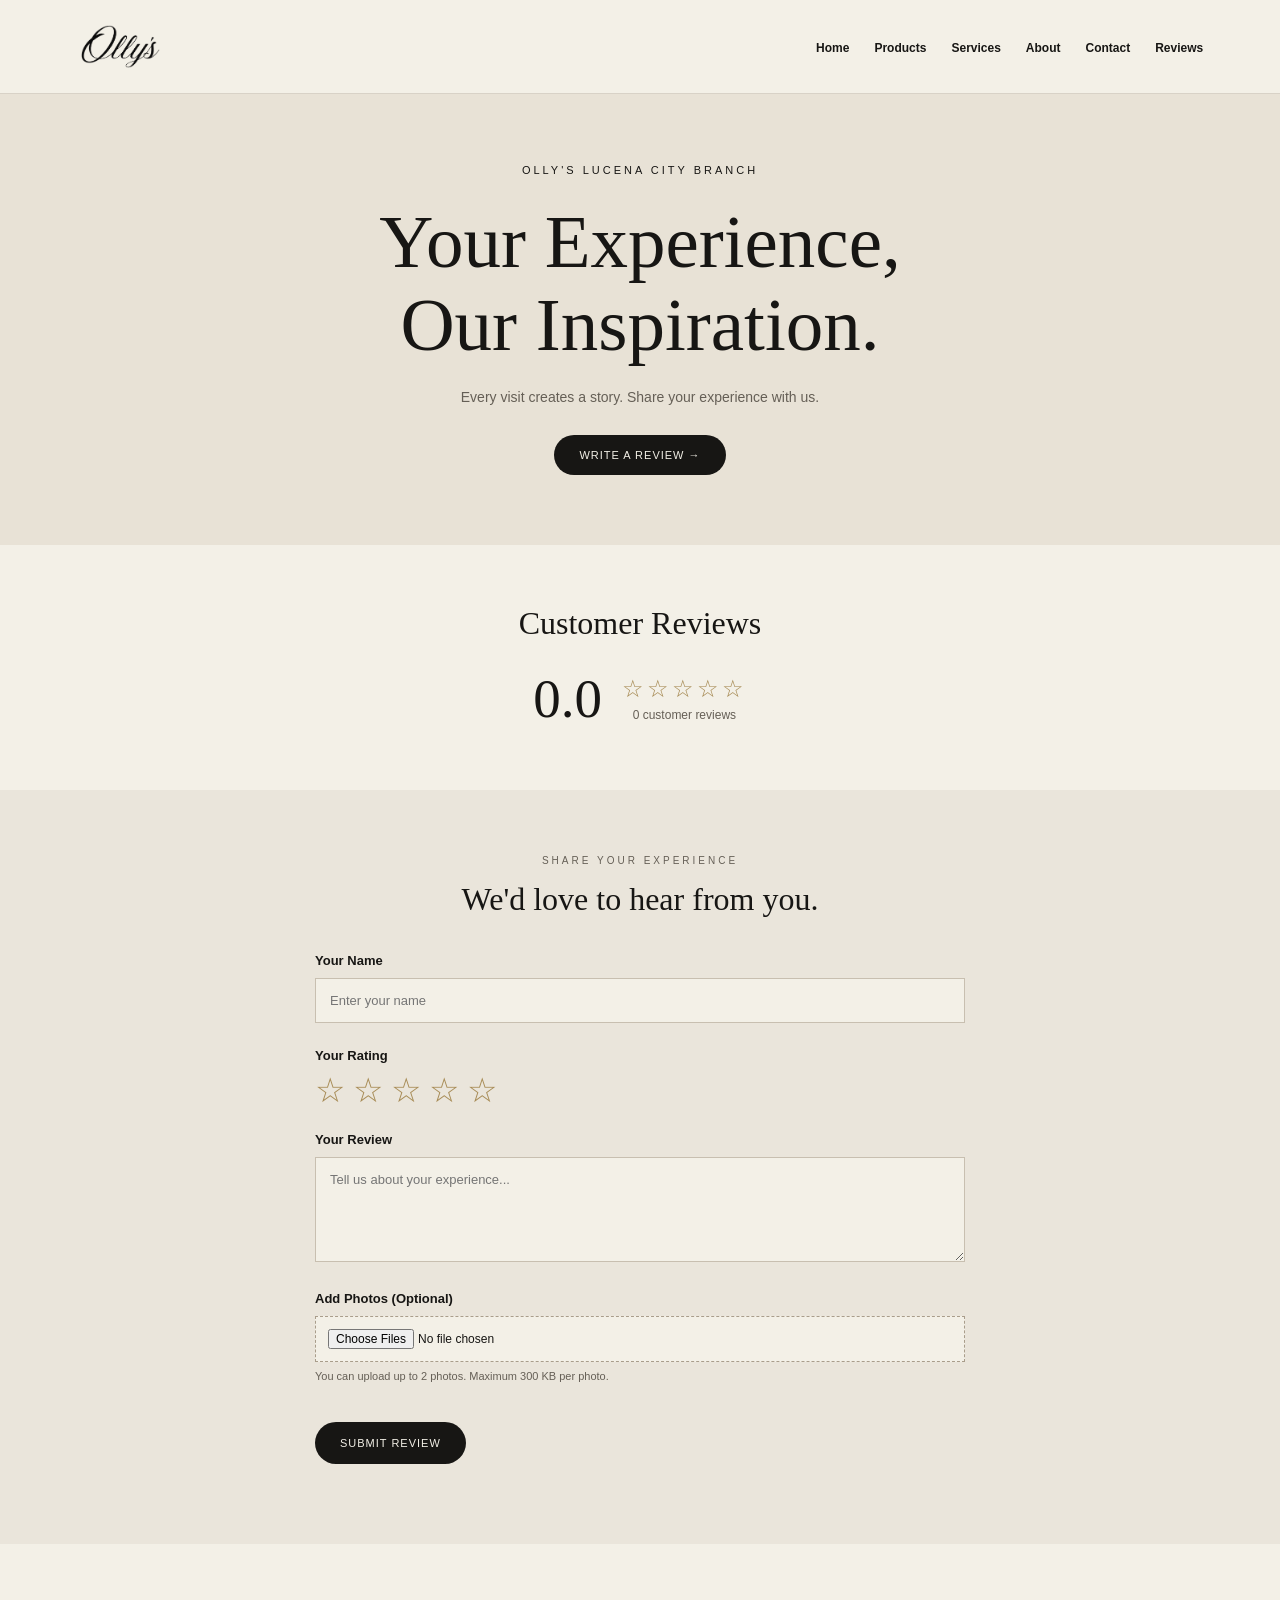
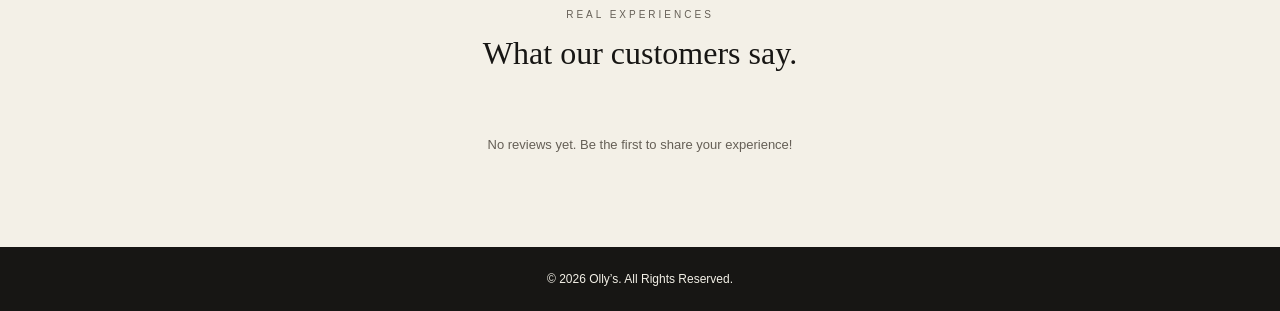
<file: reviews.html>
<!DOCTYPE html>
<html lang="en">
    <head>
        <meta charset="UTF-8">
        <meta name="viewport" content="width=device-width, initial-scale=1.0">
        <title>Reviews | Olly's Lucena</title>
        <link rel="stylesheet" href="style.css">
    </head>

    <body>

        <!-- NAVIGATION BAR -->
        <header>
            <nav>
                <a href="index.html">
                    <img src="Olly's logo.png" alt="Olly's Logo" class="logo">
                </a>

                <ul>
                    <li><a href="index.html">Home</a></li>
                    <li><a href="products.html">Products</a></li>
                    <li><a href="services.html">Services</a></li>
                    <li><a href="about.html">About</a></li>
                    <li><a href="contact.html">Contact</a></li>
                    <li><a href="reviews.html">Reviews</a></li>
                </ul>
            </nav>
        </header>

        <!-- REVIEWS HERO -->
        <main>

            <section class="reviews-hero">

                <p>OLLY'S LUCENA CITY BRANCH</p>

                <h1>Your Experience,<br>Our Inspiration.</h1>

                <p class="reviews-intro">
                    Every visit creates a story.
                    Share your experience with us.
                </p>

                <a href="#write-review" class="review-button">
                    WRITE A REVIEW →
                </a>

            </section>

            <!-- REVIEW SUMMARY -->
            <section class="review-summary">

                <h2>Customer Reviews</h2>

                <div class="rating-summary">

                    <h3 id="average-rating">0.0</h3>

                    <div>
                        <div id="average-stars" class="average-stars">
                            ☆☆☆☆☆
                        </div>

                        <p>
                            <span id="review-count">0</span>
                            customer reviews
                        </p>
                    </div>

                </div>

            </section>

            <!-- WRITE A REVIEW -->
            <section class="write-review" id="write-review">

                <div class="review-heading">
                    <p>SHARE YOUR EXPERIENCE</p>
                    <h2>We'd love to hear from you.</h2>
                </div>

                <form id="review-form">

                    <!-- CUSTOMER NAME -->
                    <div class="form-group">

                        <label for="customer-name">
                            Your Name
                        </label>

                        <input
                            type="text"
                            id="customer-name"
                            placeholder="Enter your name"
                            maxlength="50"
                            required
                        >

                    </div>

                    <!-- STAR RATING -->
                    <div class="form-group">

                        <label>Your Rating</label>

                        <div class="star-rating" id="star-rating">

                            <button type="button" data-rating="1">☆</button>
                            <button type="button" data-rating="2">☆</button>
                            <button type="button" data-rating="3">☆</button>
                            <button type="button" data-rating="4">☆</button>
                            <button type="button" data-rating="5">☆</button>

                        </div>

                        <input
                            type="hidden"
                            id="selected-rating"
                            value="0"
                        >

                    </div>

                    <!-- CUSTOMER COMMENT -->
                    <div class="form-group">

                        <label for="customer-comment">
                            Your Review
                        </label>

                        <textarea
                            id="customer-comment"
                            placeholder="Tell us about your experience..."
                            rows="5"
                            maxlength="500"
                            required
                        ></textarea>

                    </div>

                    <!-- PHOTO UPLOAD -->
                    <div class="form-group">

                        <label for="review-photos">
                            Add Photos (Optional)
                        </label>

                        <input
                            type="file"
                            id="review-photos"
                            accept="image/*"
                            multiple
                        >

                        <p class="upload-note">
                            You can upload up to 2 photos.
                            Maximum 300 KB per photo.
                        </p>

                        <div id="photo-preview" class="photo-preview"></div>

                    </div>

                    <!-- SUBMIT BUTTON -->
                    <button type="submit" class="submit-review">
                        SUBMIT REVIEW
                    </button>

                    <p id="review-message" class="review-message"></p>

                </form>

            </section>

            <!-- CUSTOMER REVIEW CARDS -->
            <section class="customer-reviews">

                <div class="review-heading">
                    <p>REAL EXPERIENCES</p>
                    <h2>What our customers say.</h2>
                </div>

                <div id="reviews-container" class="reviews-grid">

                    <!-- JavaScript will display reviews here -->

                </div>

                <p id="empty-reviews" class="empty-reviews">
                    No reviews yet. Be the first to share your experience!
                </p>

            </section>

        </main>

        <!-- FOOTER -->
        <footer>
            <p>&copy; 2026 Olly’s. All Rights Reserved.</p>
        </footer>

        <script src="reviews.js"></script>

    </body>
</html>
</file>
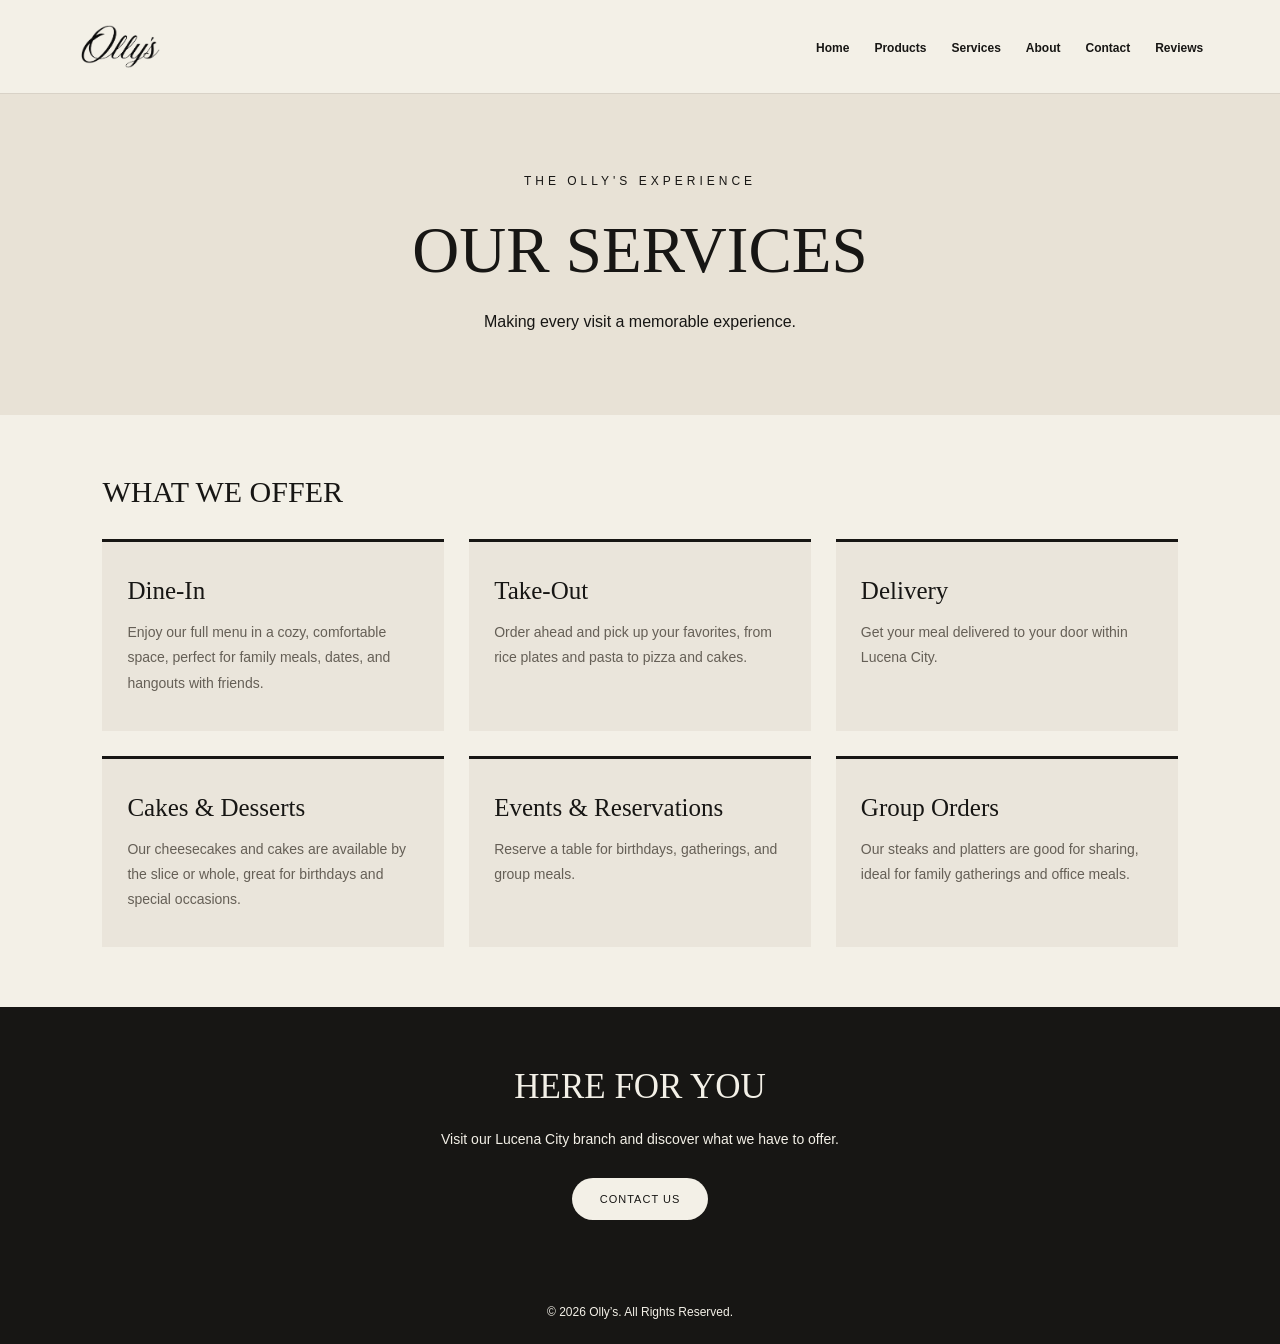
<file: services.html>
<!DOCTYPE html>
<html lang="en">
    <head>
        <meta charset="UTF-8">
        <meta name="viewport" content="width=device-width, initial-scale=1.0">

        <title>Services | Olly's Lucena</title>

        <link rel="stylesheet" href="style.css">
    </head>
    <body>

        <!-- Navigation Bar -->
        <header>
            <nav>
                <a href="index.html">
                    <img src="Olly's logo.png" alt="Olly's Logo" class="logo">
                </a>

                <ul>
                    <li><a href="index.html">Home</a></li>
                    <li><a href="products.html">Products</a></li>
                    <li><a href="services.html">Services</a></li>
                    <li><a href="about.html">About</a></li>
                    <li><a href="contact.html">Contact</a></li>
                    <li><a href="reviews.html">Reviews</a></li>
                </ul>
            </nav>
        </header>

        <!-- Service Page Introduction -->
        <main>
            <section class="service-intro">
                <p class="subtitle">THE OLLY'S EXPERIENCE</p>

                <h2>OUR SERVICES</h2>

                <p>
                    Making every visit a memorable experience.
                </p>
            </section>

            <!-- Service List -->
            <section class="service-section">
                <h2>WHAT WE OFFER</h2>

                <div class="service-grid">

                    <div class="service-card">
                        <h3>Dine-In</h3>
                        <p>
                            Enjoy our full menu in a cozy, comfortable space,
                            perfect for family meals, dates, and hangouts with friends.
                        </p>
                    </div>

                    <div class="service-card">
                        <h3>Take-Out</h3>
                        <p>
                            Order ahead and pick up your favorites, from rice plates
                            and pasta to pizza and cakes.
                        </p>
                    </div>

                    <div class="service-card">
                        <h3>Delivery</h3>
                        <p>
                            Get your meal delivered to your door within Lucena City.
                        </p>
                    </div>

                    <div class="service-card">
                        <h3>Cakes & Desserts</h3>
                        <p>
                            Our cheesecakes and cakes are available by the slice or
                            whole, great for birthdays and special occasions.
                        </p>
                    </div>

                    <div class="service-card">
                        <h3>Events & Reservations</h3>
                        <p>
                            Reserve a table for birthdays, gatherings, and group meals.
                        </p>
                    </div>

                    <div class="service-card">
                        <h3>Group Orders</h3>
                        <p>
                            Our steaks and platters are good for sharing, ideal for
                            family gatherings and office meals.
                        </p>
                    </div>

                </div>
            </section>

            <!-- Additional Information -->
            <section class="service-note">
                <h2>HERE FOR YOU</h2>

                <p>
                    Visit our Lucena City branch
                    and discover what we have to offer.
                </p>

                <a href="contact.html" class="shop-button">
                    CONTACT US
                </a>
            </section>
        </main>

        <!-- Footer -->
        <footer>
            <p>&copy; 2026 Olly’s. All Rights Reserved.</p>
        </footer>

    </body>
</html>
</file>
<file: style.css>
* {
    margin: 0;
    padding: 0;
    box-sizing: border-box;
}

body {
    font-family: Arial, sans-serif;
    background-color: #F3F0E7;
    color: #171614;
}

/* NAVIGATION BAR */
header {
    background-color: #F3F0E7;
    padding: 25px 6%;
    border-bottom: 1px solid #D8D2C7;
}

nav {
    display: flex;
    justify-content: space-between;
    align-items: center;
}

.logo {
    width: 90px;
    height: auto;
    display: block;
    object-fit: contain;
}

nav ul {
    display: flex;
    list-style: none;
    gap: 25px;
}

nav a {
    text-decoration: none;
    color: #171614;
    font-size: 12px;
    font-weight: bold;
    transition: color 0.3s;
}

nav a:hover {
    color: #9A8974;
}

/* HOME PAGE */
.hero {
    position: relative;
    width: 100%;
    height: 650px;
    overflow: hidden;
    display: flex;
    justify-content: center;
    align-items: center;
    background-color: #E8E2D6;
}

/* SLIDES */
.hero-slides {
    position: absolute;
    width: 100%;
    height: 100%;
    inset: 0;
}

.hero-slide {
    position: absolute;
    width: 100%;
    height: 100%;
    opacity: 0;
    transition: opacity 1s ease;
}

.hero-slide.active {
    opacity: 1;
}

.hero-slide img {
    width: 100%;
    height: 100%;
    object-fit: cover;
}

/* DARK OVERLAY */
.hero-overlay {
    position: absolute;
    inset: 0;
    background-color: rgba(23, 22, 20, 0.30);
}

/* HERO CONTENT */
.hero-content {
    position: relative;
    z-index: 2;
    text-align: center;
    padding: 20px;
    color: #F3F0E7;
}

.subtitle {
    font-size: 12px;
    letter-spacing: 4px;
    margin-bottom: 25px;
}

.hero-content h1 {
    font-family: Georgia, serif;
    font-size: clamp(45px, 7vw, 85px);
    line-height: 1.1;
    font-weight: normal;
    margin-bottom: 20px;
}

.description {
    font-size: 15px;
    line-height: 1.7;
    margin-bottom: 30px;
}

/* EXPLORE MENU BUTTON */
.shop-button {
    display: inline-block;
    background-color: #171614;
    color: #F3F0E7;
    padding: 15px 28px;
    border-radius: 30px;
    text-decoration: none;
    font-size: 11px;
    letter-spacing: 1px;
    transition: background-color 0.3s;
}

.shop-button:hover {
    background-color: #716454;
}

.shop-button span {
    margin-left: 8px;
    font-size: 16px;
}

/* SLIDE ARROWS */
.slide-arrow {
    position: absolute;
    top: 50%;
    transform: translateY(-50%);
    z-index: 3;
    background-color: rgba(243, 240, 231, 0.7);
    color: #171614;
    border: none;
    width: 42px;
    height: 42px;
    border-radius: 50%;
    cursor: pointer;
    transition: background-color 0.3s;
}

.slide-arrow:hover {
    background-color: #F3F0E7;
}

.slide-arrow.prev {
    left: 25px;
}

.slide-arrow.next {
    right: 25px;
}

/* SLIDE DOTS */
.slide-dots {
    position: absolute;
    bottom: 25px;
    left: 50%;
    transform: translateX(-50%);
    z-index: 3;
    display: flex;
    gap: 10px;
}

.dot {
    width: 9px;
    height: 9px;
    border: none;
    border-radius: 50%;
    background-color: rgba(243, 240, 231, 0.6);
    cursor: pointer;
    transition: background-color 0.3s, transform 0.3s;
}

.dot.active {
    background-color: #F3F0E7;
    transform: scale(1.3);
}

/* FOOTER */
footer {
    background-color: #171614;
    color: #F3F0E7;
    text-align: center;
    padding: 25px;
    font-size: 12px;
}

/* MOBILE RESPONSIVE DESIGN - HOME */
@media (max-width: 650px) {

    header {
        padding: 20px 5%;
    }

    nav {
        flex-direction: column;
        gap: 20px;
    }

    nav ul {
        justify-content: center;
        flex-wrap: wrap;
        gap: 15px;
    }

    nav a {
        font-size: 11px;
    }

    .hero {
        height: 520px;
    }

    .hero-content {
        padding: 20px 35px;
    }

    .hero-content h1 {
        font-size: clamp(38px, 10vw, 58px);
    }

    .subtitle {
        font-size: 10px;
        letter-spacing: 3px;
    }

    .description {
        font-size: 13px;
    }

    .shop-button {
        padding: 13px 22px;
        font-size: 10px;
    }

    .slide-arrow {
        width: 32px;
        height: 32px;
        font-size: 11px;
    }

    .slide-arrow.prev {
        left: 10px;
    }

    .slide-arrow.next {
        right: 10px;
    }

    .featured {
        padding: 45px 7%;
    }
}

/* PRODUCT PAGE BANNER */
.product-banner {
    width: 100%;
    height: 500px;
    padding: 25px 6%;
    background-color: #F3F0E7;
}

.product-banner img {
    width: 100%;
    height: 100%;
    object-fit: cover;
    border-radius: 15px;
}

/* FOOD CATEGORY SECTION */
.category-section {
    padding: 65px 8%;
    text-align: center;
}

.category-section > h2 {
    font-family: Georgia, serif;
    font-size: 32px;
    font-weight: normal;
    margin-bottom: 35px;
}

.category-grid {
    display: grid;
    grid-template-columns: repeat(7, 1fr);
    gap: 15px;
    width: 100%;
    margin: auto;
}

.category-card {
    text-decoration: none;
    color: #171614;
    transition: transform 0.3s;
}

.category-card:hover {
    transform: translateY(-5px);
}

.category-card img {
    width: 100%;
    aspect-ratio: 1 / 1;
    object-fit: cover;
    border-radius: 50%;
    background-color: #E8E2D6;
}

.category-card h3 {
    font-size: 13px;
    margin-top: 15px;
    letter-spacing: 1px;
}

/* MENU PRODUCT SECTION */
.menu-section {
    padding: 50px 8%;
    scroll-margin-top: 20px;
}

.menu-section > h2 {
    font-family: Georgia, serif;
    font-size: 30px;
    font-weight: normal;
    margin-bottom: 30px;
}

.menu-grid {
    display: grid;
    grid-template-columns: repeat(3, 1fr);
    gap: 25px;
}

.menu-card {
    background-color: #EAE5DB;
    padding: 18px;
    border-radius: 12px;
    transition: transform 0.3s;
}

.menu-card:hover {
    transform: translateY(-5px);
}

.menu-card h3 {
    font-family: Georgia, serif;
    font-size: 21px;
    font-weight: normal;
    margin-bottom: 10px;
}

.menu-bottom {
    display: flex;
    justify-content: space-between;
    align-items: center;
}

.menu-bottom span {
    font-weight: bold;
    font-size: 14px;
}

/* PRODUCT IMAGE AND DESCRIPTION */
.menu-image {
    position: relative;
    width: 100%;
    aspect-ratio: 1 / 1;
    overflow: hidden;
    background-color: transparent;
    margin-bottom: 20px;
    display: flex;
    justify-content: center;
    align-items: center;
}

.menu-image img {
    width: 85%;
    height: 85%;
    object-fit: contain;
    transition: transform 0.3s;
}

.product-description {
    position: absolute;
    bottom: 0;
    left: 0;
    width: 100%;
    height: 100%;
    background-color: rgba(23, 22, 20, 0.85);
    color: #F3F0E7;
    display: flex;
    justify-content: center;
    align-items: center;
    padding: 20px;
    text-align: center;
    opacity: 0;
    transition: opacity 0.3s;
}

.product-description p {
    font-size: 13px;
    line-height: 1.7;
    color: #F3F0E7;
    margin-bottom: 0;
}

/* SHOW DESCRIPTION WHEN HOVERED */
.menu-image:hover .product-description {
    opacity: 1;
}

.menu-image:hover img {
    transform: scale(1.05);
}

/* PRODUCT OPTIONS */
.product-options {
    display: flex;
    flex-direction: column;
    gap: 8px;
    margin-bottom: 20px;
}

.product-options label {
    font-size: 12px;
    font-weight: bold;
}

.product-options select {
    width: 100%;
    padding: 10px;
    border: 1px solid #C8BFB0;
    background-color: #F3F0E7;
    color: #171614;
    font-family: Arial, sans-serif;
    font-size: 13px;
    cursor: pointer;
}

/* PRODUCT PRICE */
.product-price {
    font-weight: bold;
    font-size: 14px;
}

/* BACK TO CATEGORIES BUTTON */
html {
    scroll-behavior: smooth;
}

.back-to-top {
    position: fixed;
    bottom: 90px;
    right: 25px;
    z-index: 9998;
    background-color: #F3F0E7;
    color: #171614;
    border: 1px solid #171614;
    padding: 12px 18px;
    border-radius: 30px;
    text-decoration: none;
    font-size: 11px;
    font-weight: bold;
    letter-spacing: 1px;
    box-shadow: 0 4px 15px rgba(0,0,0,0.15);
    transition: 0.3s;
}

.back-to-top:hover {
    background-color: #171614;
    color: #F3F0E7;
    transform: translateY(-3px);
}

@media (max-width: 480px) {
    .back-to-top {
        right: 15px;
        bottom: 80px;
    }
}

/* ADD TO CART BUTTON */
.add-cart-btn {
    background-color: #171614;
    color: #F3F0E7;
    border: none;
    padding: 10px 16px;
    border-radius: 30px;
    font-size: 11px;
    letter-spacing: 1px;
    cursor: pointer;
    transition: 0.3s;
}

.add-cart-btn:hover {
    background-color: #716454;
}

/* MOBILE RESPONSIVE DESIGN - PRODUCTS */
@media (max-width: 650px) {

    .product-banner {
        height: 280px;
        padding: 15px 5%;
    }

    .category-section {
        padding: 45px 6%;
    }

    .category-grid {
        grid-template-columns: repeat(4, 1fr);
        gap: 15px;
    }

    .category-card h3 {
        font-size: 11px;
    }

    .menu-section {
        padding: 40px 6%;
    }

    .menu-grid {
        grid-template-columns: 1fr;
    }

    .menu-image {
        height: 250px;
    }
}

/* SERVICE PAGE */
.service-intro {
    background-color: #E8E2D6;
    padding: 80px 8%;
    text-align: center;
}

.service-intro h2 {
    font-family: Georgia, serif;
    font-size: clamp(38px, 6vw, 65px);
    font-weight: normal;
    margin-bottom: 20px;
}

.service-intro p:last-child {
    line-height: 1.7;
}

/* SERVICE SECTION */
.service-section {
    padding: 60px 8%;
}

.service-section > h2 {
    font-family: Georgia, serif;
    font-size: 30px;
    font-weight: normal;
    margin-bottom: 30px;
}

/* SERVICE CARDS */
.service-grid {
    display: grid;
    grid-template-columns: repeat(3, 1fr);
    gap: 25px;
}

.service-card {
    background-color: #EAE5DB;
    padding: 35px 25px;
    border-top: 3px solid #171614;
}

.service-card h3 {
    font-family: Georgia, serif;
    font-size: 25px;
    font-weight: normal;
    margin-bottom: 15px;
}

.service-card p {
    font-size: 14px;
    line-height: 1.8;
    color: #655F56;
}

/* SERVICE NOTE */
.service-note {
    background-color: #171614;
    color: #F3F0E7;
    padding: 60px 8%;
    text-align: center;
}

.service-note h2 {
    font-family: Georgia, serif;
    font-size: 35px;
    font-weight: normal;
    margin-bottom: 20px;
}

.service-note p {
    font-size: 14px;
    line-height: 1.8;
    margin-bottom: 25px;
}

.service-note .shop-button {
    background-color: #F3F0E7;
    color: #171614;
}

.service-note .shop-button:hover {
    background-color: #C8BFB0;
}

/* MOBILE RESPONSIVE - SERVICE */
@media (max-width: 650px) {
    .service-grid {
        grid-template-columns: 1fr;
    }

    .service-card {
        padding: 30px 20px;
    }
}

/* ABOUT PAGE */
.about-intro {
    background-color: #E8E2D6;
    padding: 80px 8%;
    text-align: center;
}

.about-intro h2 {
    font-family: Georgia, serif;
    font-size: clamp(38px, 6vw, 65px);
    font-weight: normal;
    margin-bottom: 20px;
}

.about-intro p:last-child {
    line-height: 1.7;
}

/* ABOUT STORY SECTION */
.about-story {
    padding: 70px 8%;
    display: grid;
    grid-template-columns: 1fr 1fr;
    align-items: center;
    gap: 50px;
}

.about-text h2 {
    font-family: Georgia, serif;
    font-size: 38px;
    font-weight: normal;
    margin-bottom: 25px;
}

.about-text p:not(.subtitle) {
    font-size: 15px;
    line-height: 1.9;
    color: #655F56;
    margin-bottom: 20px;
}

.about-image {
    background-color: #D8D0C2;
    border-radius: 12px;
    overflow: hidden;
}

.about-image img {
    width: 100%;
    height: auto;
    display: block;
}

/* ABOUT GOAL SECTION */
.about-goal {
    background-color: #171614;
    color: #F3F0E7;
    padding: 65px 8%;
    text-align: center;
}

.about-goal h2 {
    font-family: Georgia, serif;
    font-size: clamp(28px, 5vw, 45px);
    font-weight: normal;
    margin-bottom: 20px;
}

.about-goal p:not(.subtitle) {
    font-size: 14px;
    line-height: 1.8;
    margin-bottom: 25px;
}

.about-goal .shop-button {
    background-color: #F3F0E7;
    color: #171614;
}

.about-goal .shop-button:hover {
    background-color: #C8BFB0;
}

/* MOBILE RESPONSIVE - ABOUT */
@media (max-width: 650px) {
    .about-story {
        grid-template-columns: 1fr;
        gap: 30px;
        padding: 45px 7%;
    }

    .about-text h2 {
        font-size: 32px;
    }

}

/* CONTACT PAGE */
.contact-intro {
    background-color: #E8E2D6;
    padding: 80px 8%;
    text-align: center;
}

.contact-intro h2 {
    font-family: Georgia, serif;
    font-size: clamp(38px, 6vw, 65px);
    font-weight: normal;
    margin-bottom: 20px;
}

.contact-intro p:last-child {
    line-height: 1.7;
}

/* CONTACT SECTION */
.contact-section {
    display: grid;
    grid-template-columns: 1fr 1.2fr;
    gap: 60px;
    padding: 70px 8%;
}

/* CONTACT INFORMATION */
.contact-info h2 {
    font-family: Georgia, serif;
    font-size: 42px;
    font-weight: normal;
    margin-bottom: 20px;
}

.contact-info > p:not(.subtitle) {
    font-size: 14px;
    line-height: 1.8;
    color: #655F56;
    margin-bottom: 15px;
}

.contact-info h3 {
    font-size: 13px;
    margin-top: 35px;
    margin-bottom: 12px;
    letter-spacing: 1px;
}

.contact-info .contact-note {
    margin-top: 25px;
    font-size: 12px;
}

/* SOCIAL TEXT LINKS */
.social-text {
    font-size: 14px;
    color: #655F56;
    margin-bottom: 8px;
}

.social-text a {
    color: #171614;
    font-weight: bold;
    text-decoration: underline;
    transition: color 0.3s;
}

.social-text a:hover {
    color: #9A8974;
}

/* CONTACT FORM */
.contact-form-container {
    background-color: #EAE5DB;
    padding: 35px;
}

.contact-form-container h2 {
    font-family: Georgia, serif;
    font-size: 30px;
    font-weight: normal;
    margin-bottom: 25px;
}

.contact-form-container form {
    display: flex;
    flex-direction: column;
}

.contact-form-container label {
    font-size: 12px;
    font-weight: bold;
    margin-bottom: 8px;
}

.contact-form-container input,
.contact-form-container textarea {
    width: 100%;
    padding: 14px;
    margin-bottom: 20px;
    border: 1px solid #C8BFB0;
    background-color: #F8F6F0;
    color: #171614;
    font-family: Arial, sans-serif;
    font-size: 14px;
}

.contact-form-container textarea {
    resize: vertical;
}

.contact-form-container input:focus,
.contact-form-container textarea:focus {
    outline: 1px solid #171614;
}

/* SEND BUTTON */
.contact-form-container button {
    background-color: #171614;
    color: #F3F0E7;
    border: none;
    padding: 16px;
    font-size: 12px;
    letter-spacing: 1px;
    cursor: pointer;
    transition: background-color 0.3s;
}

.contact-form-container button:hover {
    background-color: #716454;
}

/* MOBILE RESPONSIVE - CONTACT */
@media (max-width: 650px) {
    .contact-section {
        grid-template-columns: 1fr;
        gap: 35px;
        padding: 45px 7%;
    }

    .contact-form-container {
        padding: 25px 20px;
    }

    .contact-info h2 {
        font-size: 35px;
    }
}

/* REVIEWS PAGE */
.reviews-hero {
    min-height: 420px;
    background-color: #E8E2D6;
    display: flex;
    flex-direction: column;
    justify-content: center;
    align-items: center;
    text-align: center;
    padding: 70px 8%;
}

.reviews-hero > p:first-child {
    font-size: 11px;
    letter-spacing: 3px;
    margin-bottom: 25px;
}

.reviews-hero h1 {
    font-family: Georgia, serif;
    font-size: clamp(45px, 7vw, 75px);
    font-weight: normal;
    line-height: 1.1;
    margin-bottom: 20px;
}

.reviews-intro {
    font-size: 14px;
    color: #655F56;
    line-height: 1.7;
    margin-bottom: 25px;
}

.review-button {
    background-color: #171614;
    color: #F3F0E7;
    padding: 14px 25px;
    border-radius: 30px;
    text-decoration: none;
    font-size: 11px;
    letter-spacing: 1px;
    transition: 0.3s;
}

.review-button:hover {
    background-color: #716454;
}

/* REVIEW SUMMARY */
.review-summary {
    padding: 60px 8%;
    text-align: center;
}

.review-summary h2,
.review-heading h2 {
    font-family: Georgia, serif;
    font-size: 32px;
    font-weight: normal;
    margin-bottom: 25px;
}

.rating-summary {
    display: flex;
    justify-content: center;
    align-items: center;
    gap: 20px;
}

.rating-summary h3 {
    font-family: Georgia, serif;
    font-size: 55px;
    font-weight: normal;
}

.rating-summary p {
    color: #655F56;
    font-size: 12px;
    margin-top: 5px;
}

.average-stars {
    color: #A78B55;
    font-size: 24px;
    letter-spacing: 3px;
}

/* WRITE A REVIEW */
.write-review {
    background-color: #EAE5DB;
    padding: 65px 8%;
}

.review-heading {
    text-align: center;
    margin-bottom: 35px;
}

.review-heading > p {
    font-size: 10px;
    letter-spacing: 3px;
    margin-bottom: 15px;
    color: #655F56;
}

.review-heading h2 {
    margin-bottom: 0;
}

#review-form {
    max-width: 650px;
    margin: auto;
}

.form-group {
    margin-bottom: 25px;
}

.form-group label {
    display: block;
    font-size: 13px;
    font-weight: bold;
    margin-bottom: 10px;
}

.form-group input[type="text"],
.form-group textarea {
    width: 100%;
    padding: 14px;
    border: 1px solid #C8BFB0;
    background-color: #F3F0E7;
    color: #171614;
    font-family: Arial, sans-serif;
    font-size: 13px;
    outline: none;
}

.form-group textarea {
    resize: vertical;
}

.form-group input:focus,
.form-group textarea:focus {
    border-color: #716454;
}

/* STAR RATING */
.star-rating {
    display: flex;
    gap: 8px;
}

.star-rating button {
    background: none;
    border: none;
    padding: 0;
    line-height: 1;
    font-size: 34px;
    color: #A78B55;
    cursor: pointer;
    transition: transform 0.2s;
}

.star-rating button.selected {
    color: #D4A72C;
}

.star-rating button:hover {
    transform: scale(1.15);
}

/* PHOTO UPLOAD */
.form-group input[type="file"] {
    width: 100%;
    padding: 12px;
    background-color: #F3F0E7;
    border: 1px dashed #A99D8B;
    font-size: 12px;
}

.upload-note {
    color: #655F56;
    font-size: 11px;
    margin-top: 8px;
}

.photo-preview {
    display: flex;
    flex-wrap: wrap;
    gap: 12px;
    margin-top: 15px;
}

.photo-preview img {
    width: 100px;
    height: 100px;
    object-fit: cover;
    border-radius: 8px;
}

/* SUBMIT REVIEW */
.submit-review {
    background-color: #171614;
    color: #F3F0E7;
    border: none;
    padding: 15px 25px;
    border-radius: 30px;
    font-size: 11px;
    letter-spacing: 1px;
    cursor: pointer;
    transition: 0.3s;
}

.submit-review:hover {
    background-color: #716454;
}

.review-message {
    margin-top: 15px;
    font-size: 12px;
    color: #655F56;
}

/* CUSTOMER REVIEW CARDS */
.customer-reviews {
    padding: 65px 8%;
}

.reviews-grid {
    display: grid;
    grid-template-columns: repeat(3, 1fr);
    gap: 22px;
}

.review-card {
    background-color: #EAE5DB;
    padding: 22px;
    border-radius: 12px;
    min-width: 0;
}

.review-card h3 {
    font-family: Georgia, serif;
    font-size: 18px;
    font-weight: normal;
    margin-bottom: 8px;
    overflow-wrap: anywhere;
}

.review-card .review-stars {
    color: #A78B55;
    font-size: 17px;
    letter-spacing: 2px;
    margin-bottom: 12px;
}

.review-card .review-date {
    font-size: 10px;
    color: #655F56;
    margin-bottom: 15px;
}

.review-card .review-text {
    font-size: 13px;
    line-height: 1.7;
    overflow-wrap: anywhere;
    white-space: pre-wrap;
}

.review-photos {
    display: flex;
    flex-wrap: wrap;
    gap: 8px;
    margin-top: 15px;
}

.review-photos img {
    width: 100%;
    max-width: 125px;
    height: 110px;
    object-fit: cover;
    border-radius: 7px;
}

.delete-review {
    background: none;
    border: none;
    color: #716454;
    text-decoration: underline;
    font-size: 11px;
    margin-top: 18px;
    cursor: pointer;
}

.empty-reviews {
    text-align: center;
    color: #655F56;
    font-size: 13px;
    padding: 30px 10px;
}

/* MOBILE RESPONSIVE - REVIEWS */
@media (max-width: 650px) {

    .reviews-hero {
        min-height: 350px;
        padding: 55px 6%;
    }

    .reviews-hero h1 {
        font-size: 43px;
    }

    .review-summary {
        padding: 45px 6%;
    }

    .rating-summary h3 {
        font-size: 45px;
    }

    .write-review,
    .customer-reviews {
        padding: 45px 6%;
    }

    .review-heading h2 {
        font-size: 27px;
    }

    .reviews-grid {
        grid-template-columns: repeat(2, 1fr);
        gap: 12px;
    }

    .review-card {
        padding: 13px;
    }

    .review-card h3 {
        font-size: 15px;
    }

    .review-card .review-text {
        font-size: 11px;
    }

    .review-photos img {
        max-width: 100%;
        height: 85px;
    }
}

@media (max-width: 360px) {

    .reviews-grid {
        grid-template-columns: 1fr;
    }
}

/* FLOATING CART BUTTON */
.cart-floating-button {
    position: fixed;
    bottom: 25px;
    right: 25px;
    z-index: 9999;
    background-color: #171614;
    color: #F3F0E7;
    border: none;
    padding: 15px 22px;
    border-radius: 30px;
    font-size: 14px;
    font-weight: bold;
    cursor: pointer;
    box-shadow: 0 4px 15px rgba(0,0,0,0.2);
    transition: 0.3s;
}

.cart-floating-button:hover {
    background-color: #655F56;
    transform: translateY(-3px);
}

.cart-floating-button span {
    background-color: #E8E2D6;
    color: #171614;
    padding: 3px 8px;
    border-radius: 50%;
    margin-left: 6px;
}

.cart-floating-button.cart-added {
    transform: scale(1.1);
}

/* CART PANEL */
.cart-overlay {
    position: fixed;
    inset: 0;
    background: rgba(0,0,0,0.5);
    z-index: 10000;
    display: none;
    justify-content: flex-end;
}

.cart-overlay.show {
    display: flex;
}

.cart-panel {
    background: #F3F0E7;
    width: 420px;
    max-width: 100%;
    height: 100%;
    overflow-y: auto;
    padding: 25px;
    box-sizing: border-box;
}

/* CART PANEL CONTENTS */
.cart-header {
    display: flex;
    justify-content: space-between;
    align-items: center;
    margin-bottom: 20px;
}

.cart-close {
    background: none;
    border: none;
    font-size: 32px;
    cursor: pointer;
}

.cart-item {
    display: grid;
    grid-template-columns: 1fr auto;
    gap: 6px;
    padding: 15px 0;
    border-bottom: 1px solid #C8BFB0;
}

.cart-item h4 {
    margin: 0 0 4px;
}

.cart-item p {
    margin: 0;
    font-size: 12px;
    color: #655F56;
}

.cart-item-bottom {
    grid-column: 1 / -1;
    display: flex;
    justify-content: space-between;
    align-items: center;
}

.cart-item-controls {
    display: flex;
    align-items: center;
    gap: 12px;
}

.cart-item-controls button {
    width: 28px;
    height: 28px;
    border-radius: 50%;
    border: 1px solid #171614;
    background: none;
    cursor: pointer;
}

.remove-cart-item {
    background: none;
    border: none;
    color: #716454;
    text-decoration: underline;
    cursor: pointer;
}

.empty-cart {
    text-align: center;
    color: #655F56;
    padding: 30px 0;
}

.cart-summary {
    margin: 20px 0;
}

.cart-total-row {
    display: flex;
    justify-content: space-between;
    padding: 8px 0;
}

.grand-total-row {
    font-size: 18px;
    border-top: 2px solid #171614;
    margin-top: 8px;
}

.payment-section label {
    display: block;
    font-size: 13px;
    font-weight: bold;
    margin-top: 12px;
}

.payment-section input,
.payment-section select {
    width: 100%;
    padding: 12px;
    margin: 8px 0 12px;
    box-sizing: border-box;
    border: 1px solid #C8BFB0;
    background: #fff;
}

#checkout-button {
    width: 100%;
    background: #171614;
    color: #F3F0E7;
    border: none;
    padding: 15px;
    border-radius: 30px;
    cursor: pointer;
    margin-top: 10px;
}

.payment-note {
    font-size: 11px;
    color: #655F56;
    text-align: center;
}

/* MOBILE RESPONSIVE - CART */
@media (max-width: 480px) {
    .cart-floating-button {
        right: 15px;
        bottom: 15px;
    }

    .cart-panel {
        width: 100%;
        padding: 20px;
    }
}
</file>
